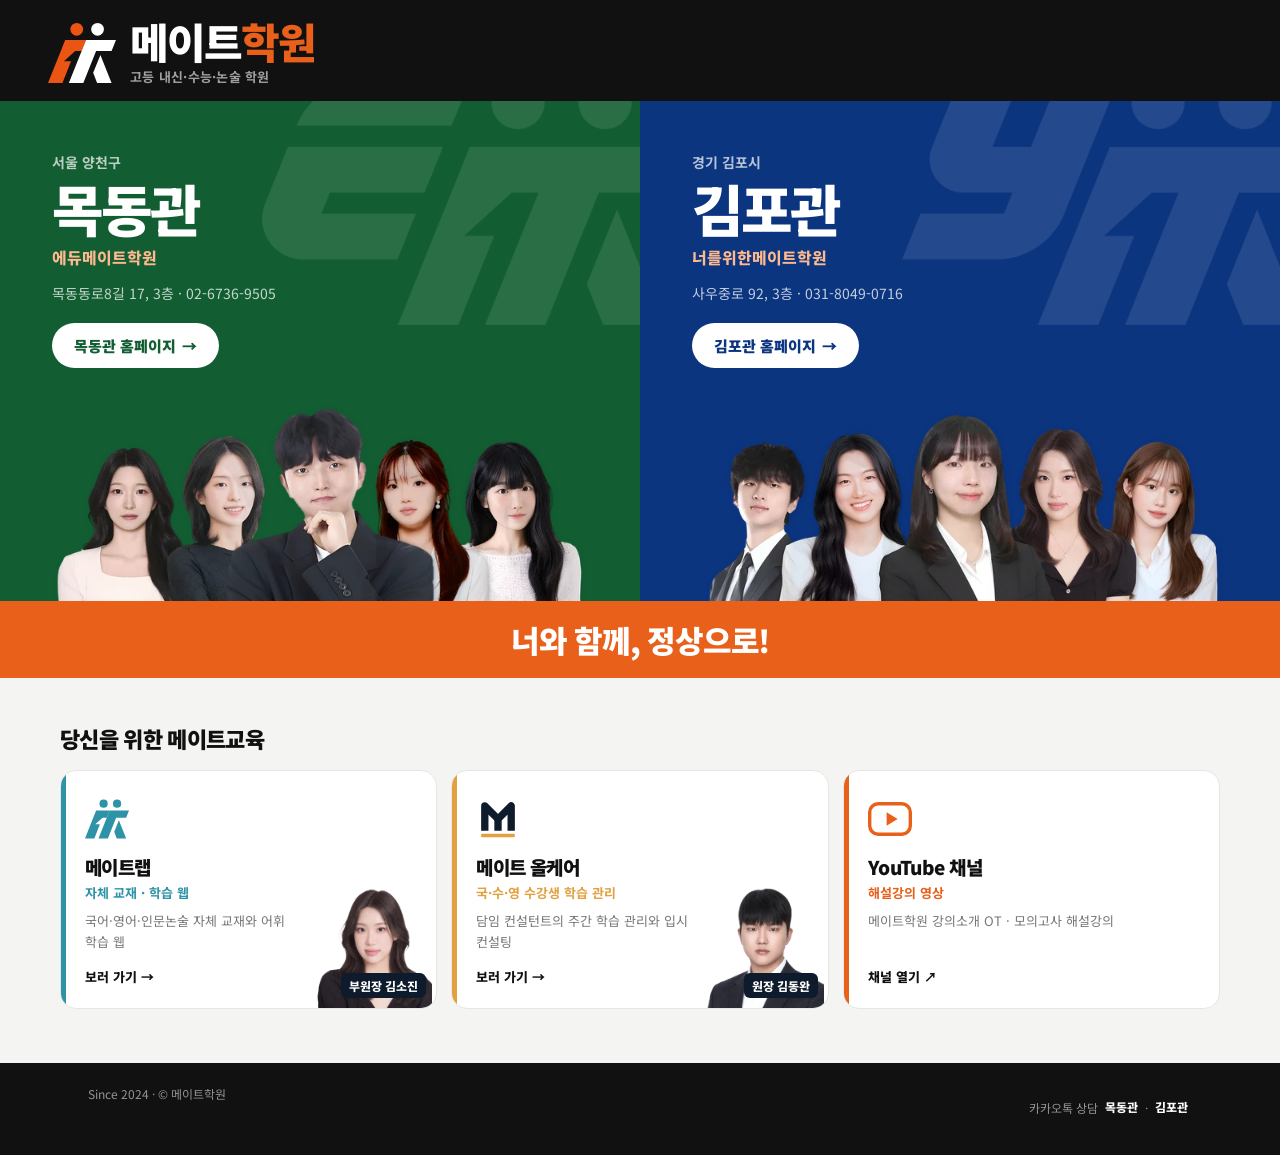
<file: index.html>
<!DOCTYPE html>
<html lang="ko">
<head>
<meta charset="UTF-8"/>
<meta name="viewport" content="width=device-width,initial-scale=1,viewport-fit=cover"/>
<title>메이트학원</title>
<link rel="icon" href="img/favicon/mate-32.png" sizes="32x32" type="image/png"/>
<link rel="icon" href="img/favicon/mate.svg" type="image/svg+xml"/>
<link rel="apple-touch-icon" href="img/favicon/mate-180.png"/>
<meta property="og:type" content="website"/>
<meta property="og:site_name" content="메이트학원"/>
<meta property="og:url" content="https://mate4u.netlify.app/"/>
<meta property="og:title" content="메이트학원 | 고등 내신·수능·논술 학원"/>
<meta property="og:description" content="너와 함께, 정상으로! 목동관 · 김포관 · 메이트랩 · 메이트 올케어 · YouTube 채널"/>
<meta property="og:image" content="https://mate4u.netlify.app/img/og-main.jpg?v=1116b"/>
<meta property="og:image:width" content="1200"/>
<meta property="og:image:height" content="630"/>
<meta property="og:image:alt" content="메이트학원"/>
<meta property="og:locale" content="ko_KR"/>
<meta name="twitter:card" content="summary_large_image"/>
<meta name="description" content="메이트학원 — 고등 내신·수능·논술 학원 · 목동관 · 김포관 · 메이트랩 · 메이트 올케어 · YouTube 채널"/>
<link rel="canonical" href="https://mate4u.netlify.app/"/>
<meta name="naver-site-verification" content="8cceaf87a91c85ce6119df16a69f077e4ec72538"/>
<meta name="google-site-verification" content="uELw7TVCpNXHgELqQQ4eOBPGq-CTBuk4SE6f80vaIbk"/>
<link rel="preconnect" href="https://fonts.googleapis.com"/>
<link rel="preconnect" href="https://fonts.gstatic.com" crossorigin/>
<link href="https://fonts.googleapis.com/css2?family=Noto+Sans+KR:wght@400;500;700;800;900&display=swap" rel="stylesheet"/>
<script>/* 올케어 1기 모집: 2026-12-04(금) 밤 12시(한국 시간)가 지나면 html.closed — 마감 표시로 바뀜 */
try{if(Date.now()>new Date('2026-12-04T23:59:59+09:00').getTime())document.documentElement.classList.add('closed')}catch(e){}</script>
<style>.closed .only-open{display:none!important}html:not(.closed) .only-closed{display:none!important}</style>
<style>
*,*::before,*::after{box-sizing:border-box;margin:0;padding:0}a{color:inherit;text-decoration:none}img{display:block}
body{font-family:'Noto Sans KR',sans-serif;-webkit-font-smoothing:antialiased;word-break:keep-all;overflow-x:clip;background:#F4F4F2;color:#111}
.wrap{width:100%;max-width:1160px;margin:0 auto;padding:0 28px}
.brand{background:#111;color:#fff}
.brand .wrap{max-width:1240px;display:flex;align-items:center;justify-content:flex-start;gap:20px;padding-top:20px;padding-bottom:18px}
.brand .lg{display:flex;align-items:center;gap:14px}.brand .lg svg{height:60px;width:auto;flex:none;align-self:flex-start;margin-top:3px}
.brand h1{font-size:42px;font-weight:900;letter-spacing:-.05em;line-height:1}.brand h1 span{color:#E8601A}
.brand .eb{font-size:13px;line-height:1;font-weight:700;color:rgba(255,255,255,.6);margin-top:8px;letter-spacing:.02em}
.brand .r{text-align:right;font-size:13px;color:rgba(255,255,255,.55);line-height:1.8}.brand .r b{color:#fff}.brand .r a:hover{color:#FFB98F}
.split{display:grid;grid-template-columns:1fr 1fr}
.half{position:relative;overflow:hidden;color:#fff;background:var(--c);display:flex;flex-direction:column;padding:48px 0 0;transition:background .5s}
.half::before{content:'';position:absolute;right:-42px;top:-25px;width:420px;height:249px;background:var(--mk) center/contain no-repeat;opacity:.1;transition:transform .7s cubic-bezier(.2,.8,.2,1),opacity .5s}
.half.mok{--mk:url(img/logo/bg-mokdong.png)}.half.gim{--mk:url(img/logo/bg-gimpo.png)}
.half:hover{background:var(--c2)}
.half:hover::before{transform:translate(-16px,12px) scale(1.06);opacity:.15}

.half .tx{padding:0 52px;position:relative;z-index:1}
.half small{font-size:14px;font-weight:700;opacity:.7}.half b{display:block;font-size:56px;font-weight:900;letter-spacing:-.05em;line-height:1.1;margin:4px 0 6px}
.half i{font-style:normal;font-size:16px;font-weight:800;color:#FFB98F}.half .inf{font-size:14px;opacity:.75;line-height:1.75;margin-top:12px}
.half .go{display:inline-flex;align-items:center;gap:6px;margin-top:18px;background:#fff;color:var(--c);font-weight:900;font-size:15px;padding:12px 22px;border-radius:99px;transition:background .3s,color .3s,padding .3s}
.half .go em{font-style:normal;display:inline-block;transition:transform .3s}
.half:hover .go{background:#E8601A;color:#fff;padding-right:28px}.half:hover .go em{transform:translateX(5px)}
.half .team{position:relative;z-index:1;margin-top:28px}
.half .team .tw{position:relative;width:min(100%,560px);margin:0 auto;transform-origin:50% 100%;transition:transform .6s cubic-bezier(.2,.8,.2,1)}.half .team img{width:100%}
.half:hover .team .tw{transform:scale(1.05)}

.slogan{background:#E8601A;color:#fff;text-align:center;font-size:clamp(18px,2.64vw,31px);font-weight:900;letter-spacing:-.04em;padding:16px 16px}
.more{padding:44px 0 10px}.more h3{font-size:22px;font-weight:900;letter-spacing:-.03em;margin-bottom:16px}
@media(max-width:900px){.brand h1{font-size:38px}.brand .lg svg{height:55.5px;margin-top:3.5px}.brand .r{display:none}.half .tx{padding:0 30px}.half b{font-size:44px}}
@media(max-width:720px){.wrap{padding:0 18px}
.brand .wrap{padding-top:24px;padding-bottom:22px;justify-content:center}.brand .lg{gap:12px}.brand .lg svg{height:50px;margin-top:3px}.brand h1{font-size:34px}.brand .eb{font-size:13px;margin-top:6px}
.half::before{right:-26px;top:-15px;width:260px;height:154px}
.split{grid-template-columns:1fr}.half{padding-top:26px}.half .tx{padding:0 22px}.half b{font-size:38px}.half .inf{margin-top:6px;font-size:13px}.half .go{margin-top:12px;padding:10px 18px;font-size:14px}.half .team{margin-top:16px}.half .team .tw{width:100%}
.slogan{font-size:18px;padding:12px 12px}.more{padding-top:30px}}
@media(prefers-reduced-motion:reduce){.half,.half *,.half::before{transition:none!important}}

.exs{display:grid;grid-template-columns:repeat(3,1fr);gap:14px}
.ex{position:relative;display:flex;flex-direction:column;background:#fff;border-radius:16px;padding:26px 24px 22px;overflow:hidden;border:1px solid #E6E6E2;transition:transform .2s,box-shadow .2s}
.ex:hover{transform:translateY(-3px);box-shadow:0 12px 26px rgba(0,0,0,.07)}
.ex::after{content:'';position:absolute;left:0;top:0;bottom:0;width:5px;background:var(--c)}
.ex-ic{color:var(--c);width:44px;height:44px;margin-bottom:12px}.ex-ic svg{width:44px;height:44px}.ex.care .ex-ic{color:#0E1B2C}
.ex.care,.ex.lab{padding-right:132px}
.ex-who{position:absolute;right:0;bottom:0;width:128px;height:100%;pointer-events:none}
.ex-who img{position:absolute;right:4px;bottom:0;width:122px;transition:transform .3s;transform-origin:50% 100%}
.ex-who i{position:absolute;right:10px;bottom:10px;font-style:normal;font-size:11px;font-weight:800;color:#fff;background:#0E1B2C;padding:4px 8px;border-radius:6px;white-space:nowrap}
.ex:hover .ex-who img{transform:scale(1.05)}

.ex b{font-size:19px;font-weight:900;letter-spacing:-.03em}.ex em{font-style:normal;font-size:13px;font-weight:700;color:var(--c);margin-top:3px}.ex p{font-size:13px;color:#777;line-height:1.65;margin-top:8px;flex:1}.ex-go{margin-top:14px;font-size:13px;font-weight:800}
footer{margin-top:44px;background:#111;color:rgba(255,255,255,.55);padding:22px 0 26px;font-size:12px}footer .wrap{display:flex;justify-content:space-between;flex-wrap:wrap;gap:8px}footer a{color:#fff;font-weight:800}
@media(max-width:720px){.exs{grid-template-columns:1fr}.ex{display:grid;grid-template-columns:auto 1fr;column-gap:14px;padding:18px 18px 18px 22px}.ex-ic{grid-row:1/5;margin:0}.ex.care,.ex.lab{padding-right:112px}.ex-who{width:108px}.ex-who img{width:104px}}
</style>
<style>/* 2026-11-22 다듬기: 누를 곳·작은 글씨·올케어 모집 배지 */
footer a{display:inline-flex;align-items:center;min-height:44px;padding:0 4px}
.ex-who i{font-size:12px}
.ex-badge{display:inline-block;vertical-align:middle;margin-left:6px;font-size:12px;font-weight:800;letter-spacing:0;color:#fff;background:#E8601A;padding:3px 8px;border-radius:99px;position:relative;top:-2px}
</style>
</head>
<body>
<header class="brand"><div class="wrap"><div class="lg"><svg viewBox="0 0 2000 1765" aria-hidden="true"><circle cx="845" cy="187" r="187" fill="#EA5514"/><circle cx="1458" cy="187" r="187" fill="#fff"/><path d="M506 498H1120L989 820H801L466 1125H678L425 1765H0Z" fill="#EA5514"/><path d="M1120 498H2000L1870 820H1415L1039 1765H613L989 820Z" fill="#fff"/><path d="M1542 940L1870 1765H1445L1329 1465Z" fill="#fff"/></svg><div><h1>메이트<span>학원</span></h1><div class="eb">고등 내신·수능·논술 학원</div></div></div></div></header>
<main><div class="split"><a class="half mok" href="mokdong.html" style="--c:#125E32;--c2:#17703D"><div class="tx"><small>서울 양천구</small><b>목동관</b><i>에듀메이트학원</i><div class="inf">목동동로8길 17, 3층 · 02-6736-9505</div><span class="go">목동관 홈페이지 <em>→</em></span></div><div class="team"><div class="tw"><img src="img/main/team-mokdong-1400.webp" srcset="img/main/team-mokdong-700.webp 700w, img/main/team-mokdong-1400.webp 1400w" sizes="(max-width:720px) 100vw, 560px" alt="목동관 선생님들"/></div></div></a><a class="half gim" href="gimpo.html" style="--c:#0C357F;--c2:#11449E"><div class="tx"><small>경기 김포시</small><b>김포관</b><i>너를위한메이트학원</i><div class="inf">사우중로 92, 3층 · 031-8049-0716</div><span class="go">김포관 홈페이지 <em>→</em></span></div><div class="team"><div class="tw"><img src="img/main/team-gimpo-1400.webp" srcset="img/main/team-gimpo-700.webp 700w, img/main/team-gimpo-1400.webp 1400w" sizes="(max-width:720px) 100vw, 560px" alt="김포관 선생님들"/></div></div></a></div>
<div class="slogan">너와 함께, 정상으로!</div>
<div class="wrap more"><h3>당신을 위한 메이트교육</h3><div class="exs"><a class="ex lab" href="matelab.html" style="--c:#2E93A6"><span class="ex-ic"><svg viewBox="0 0 2000 1765" aria-hidden="true" fill="currentColor"><circle cx="845" cy="187" r="187"/><circle cx="1458" cy="187" r="187"/><path d="M506 498H1120L989 820H801L466 1125H678L425 1765H0Z"/><path d="M1120 498H2000L1870 820H1415L1039 1765H613L989 820Z"/><path d="M1542 940L1870 1765H1445L1329 1465Z"/></svg></span><b>메이트랩</b><em>자체 교재 · 학습 웹</em><p>국어·영어·인문논술 자체 교재와 어휘 학습 웹</p><span class="ex-go">보러 가기 →</span><span class="ex-who"><img src="img/main/kim-sojin-card.webp" alt=""/><i>부원장 김소진</i></span></a><a class="ex care" href="allcare.html" style="--c:#E2A03F"><span class="ex-ic"><svg viewBox="0 0 120 120" aria-hidden="true"><path d="M24 92 V24 L60 60 L96 24 V92" fill="none" stroke="currentColor" stroke-width="20" stroke-linejoin="round"/><path d="M60 60 V92" fill="none" stroke="currentColor" stroke-width="20"/><rect x="14" y="100" width="92" height="10" rx="3" fill="#E2A03F"/></svg></span><b>메이트 올케어 <span class="ex-badge only-open">1기 모집 중 ~12.4</span></b><em>국·수·영 수강생 학습 관리</em><p>담임 컨설턴트의 주간 학습 관리와 입시 컨설팅</p><span class="ex-go">보러 가기 →</span><span class="ex-who"><img src="img/main/kim-dongwan-card.webp" alt=""/><i>원장 김동완</i></span></a><a class="ex yt" href="https://www.youtube.com/@mate-4u" target="_blank" rel="noopener" style="--c:#E8601A"><span class="ex-ic"><svg viewBox="0 0 52 52" aria-hidden="true"><rect x="2" y="8" width="48" height="36" rx="10" fill="none" stroke="currentColor" stroke-width="4"/><path d="M22 18 L35 26 L22 34 Z" fill="currentColor"/></svg></span><b>YouTube 채널</b><em>해설강의 영상</em><p>메이트학원 강의소개 OT · 모의고사 해설강의</p><span class="ex-go">채널 열기 ↗</span></a></div></div></main>
<footer><div class="wrap"><span>Since 2024 · © 메이트학원</span><span>카카오톡 상담 <a href="http://pf.kakao.com/_AALWX/chat" target="_blank" rel="noopener">목동관</a> · <a href="http://pf.kakao.com/_xfAZaX/chat" target="_blank" rel="noopener">김포관</a></span></div></footer>
</body>
</html>
</file>
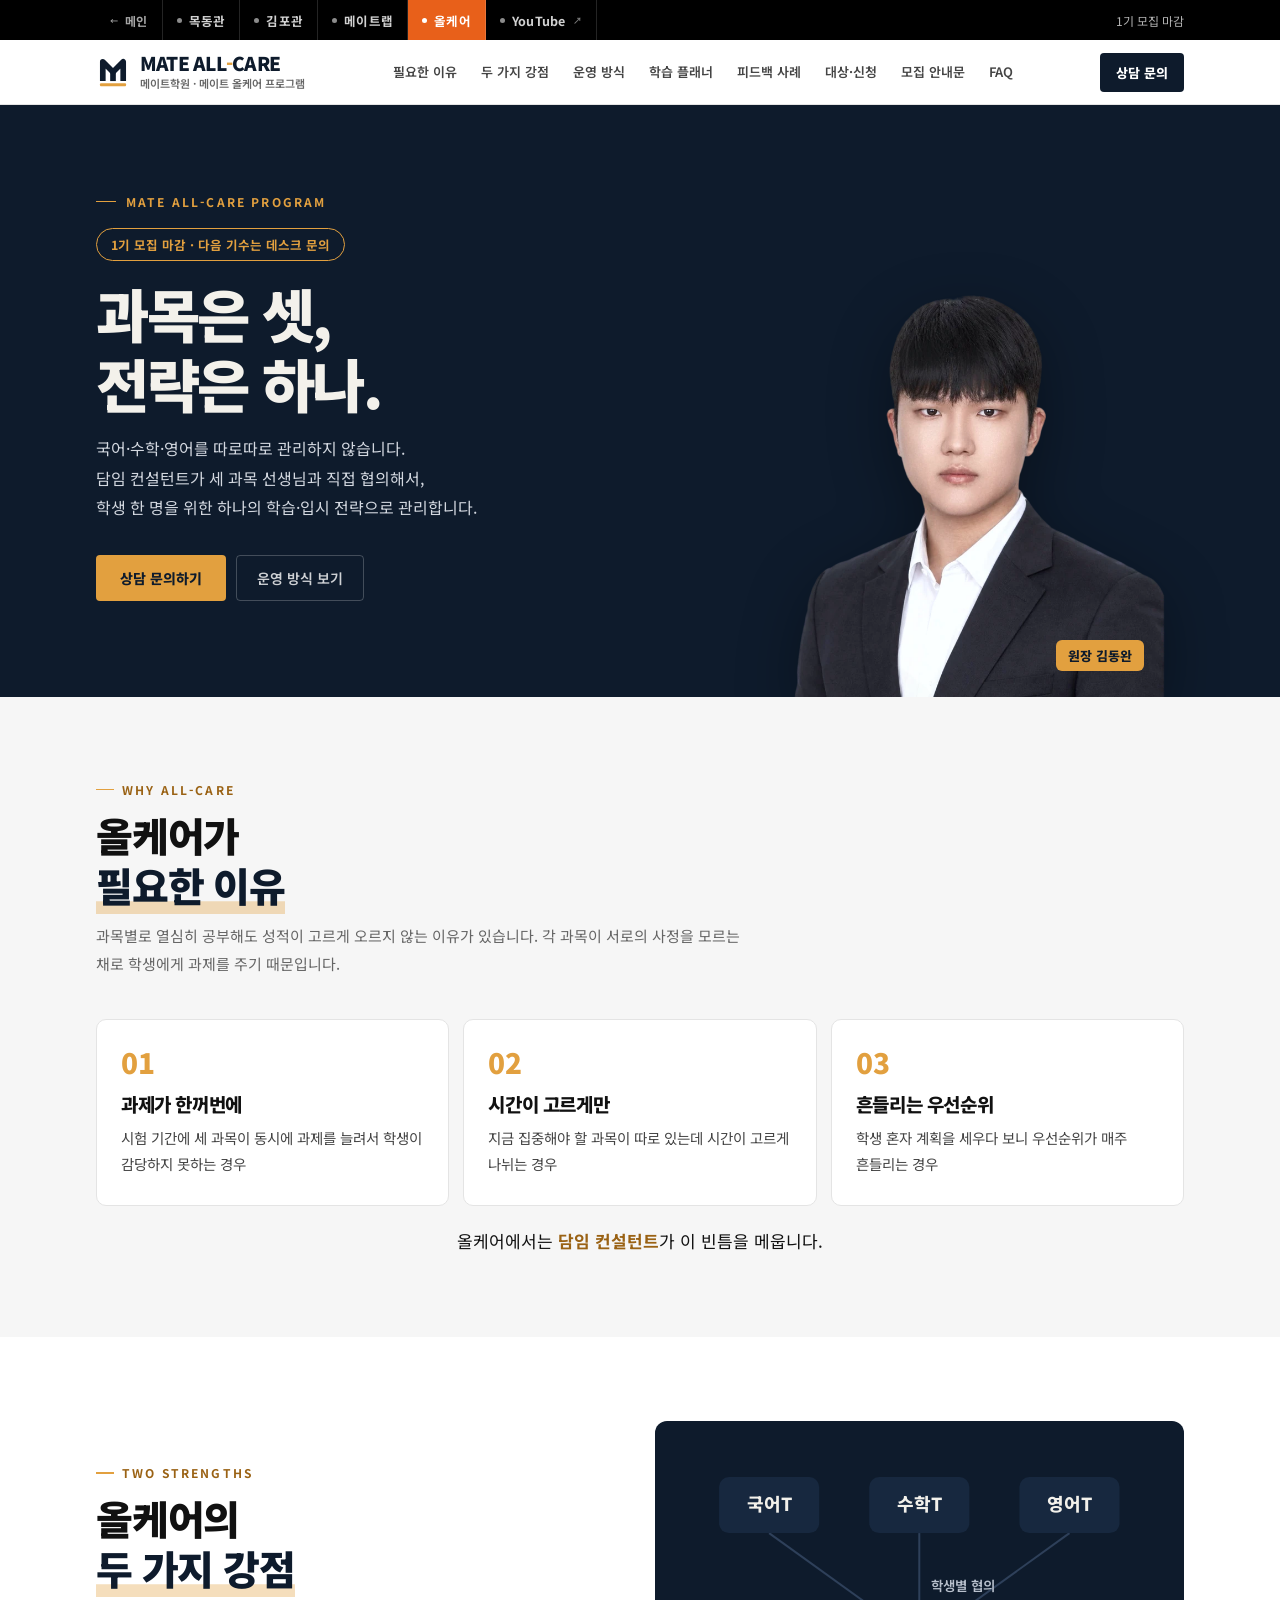
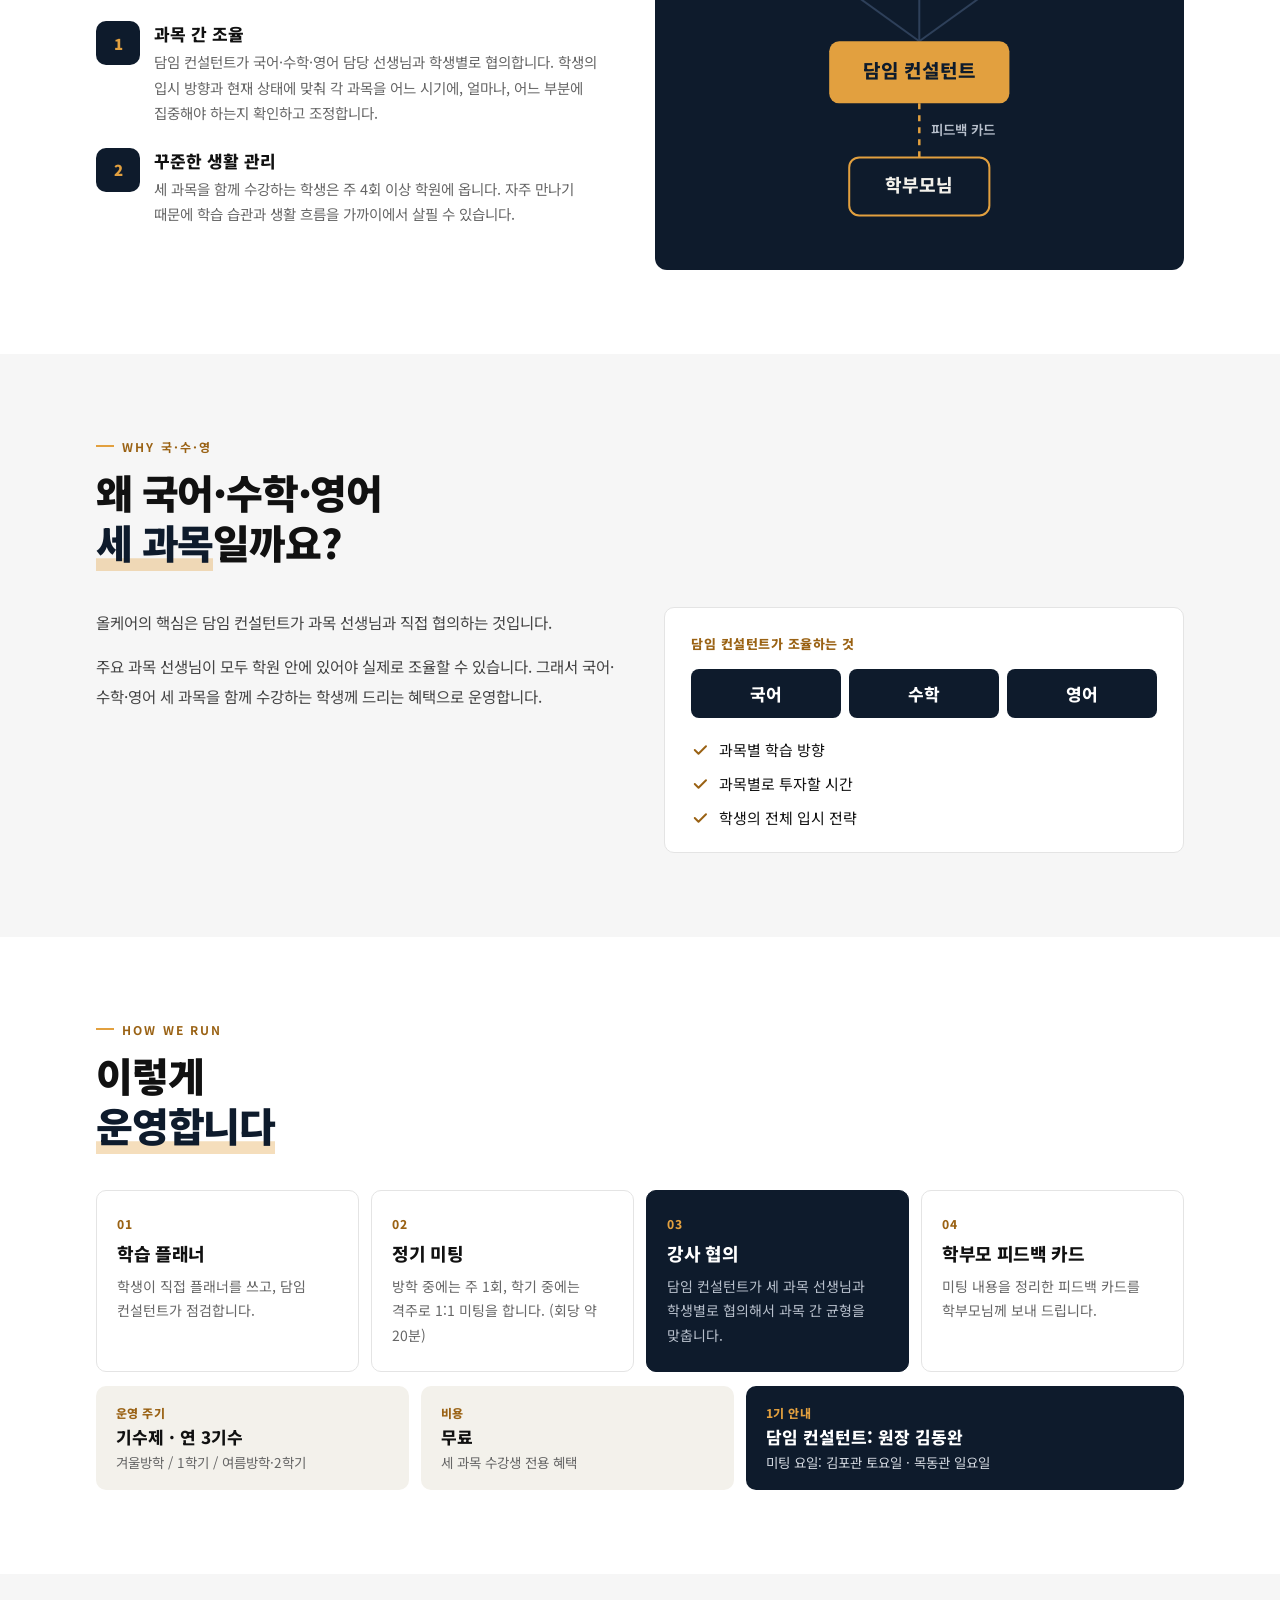
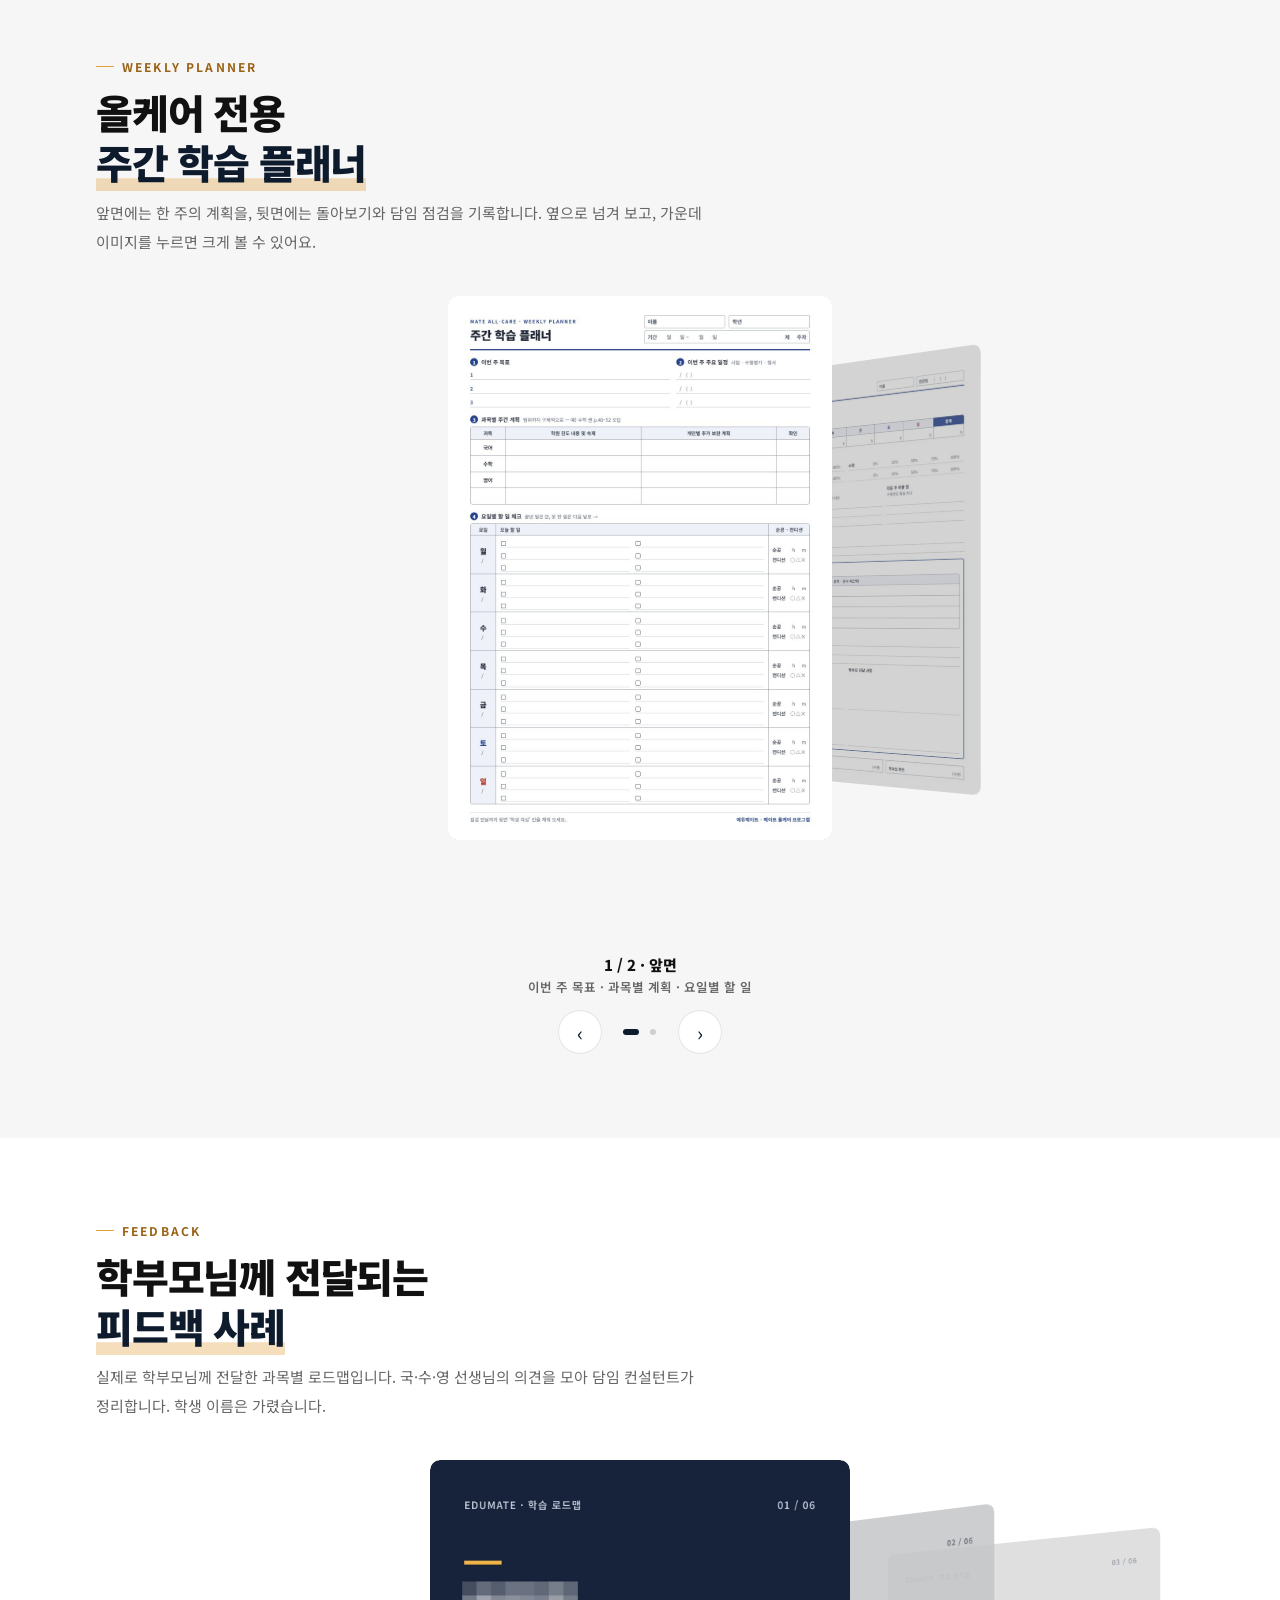
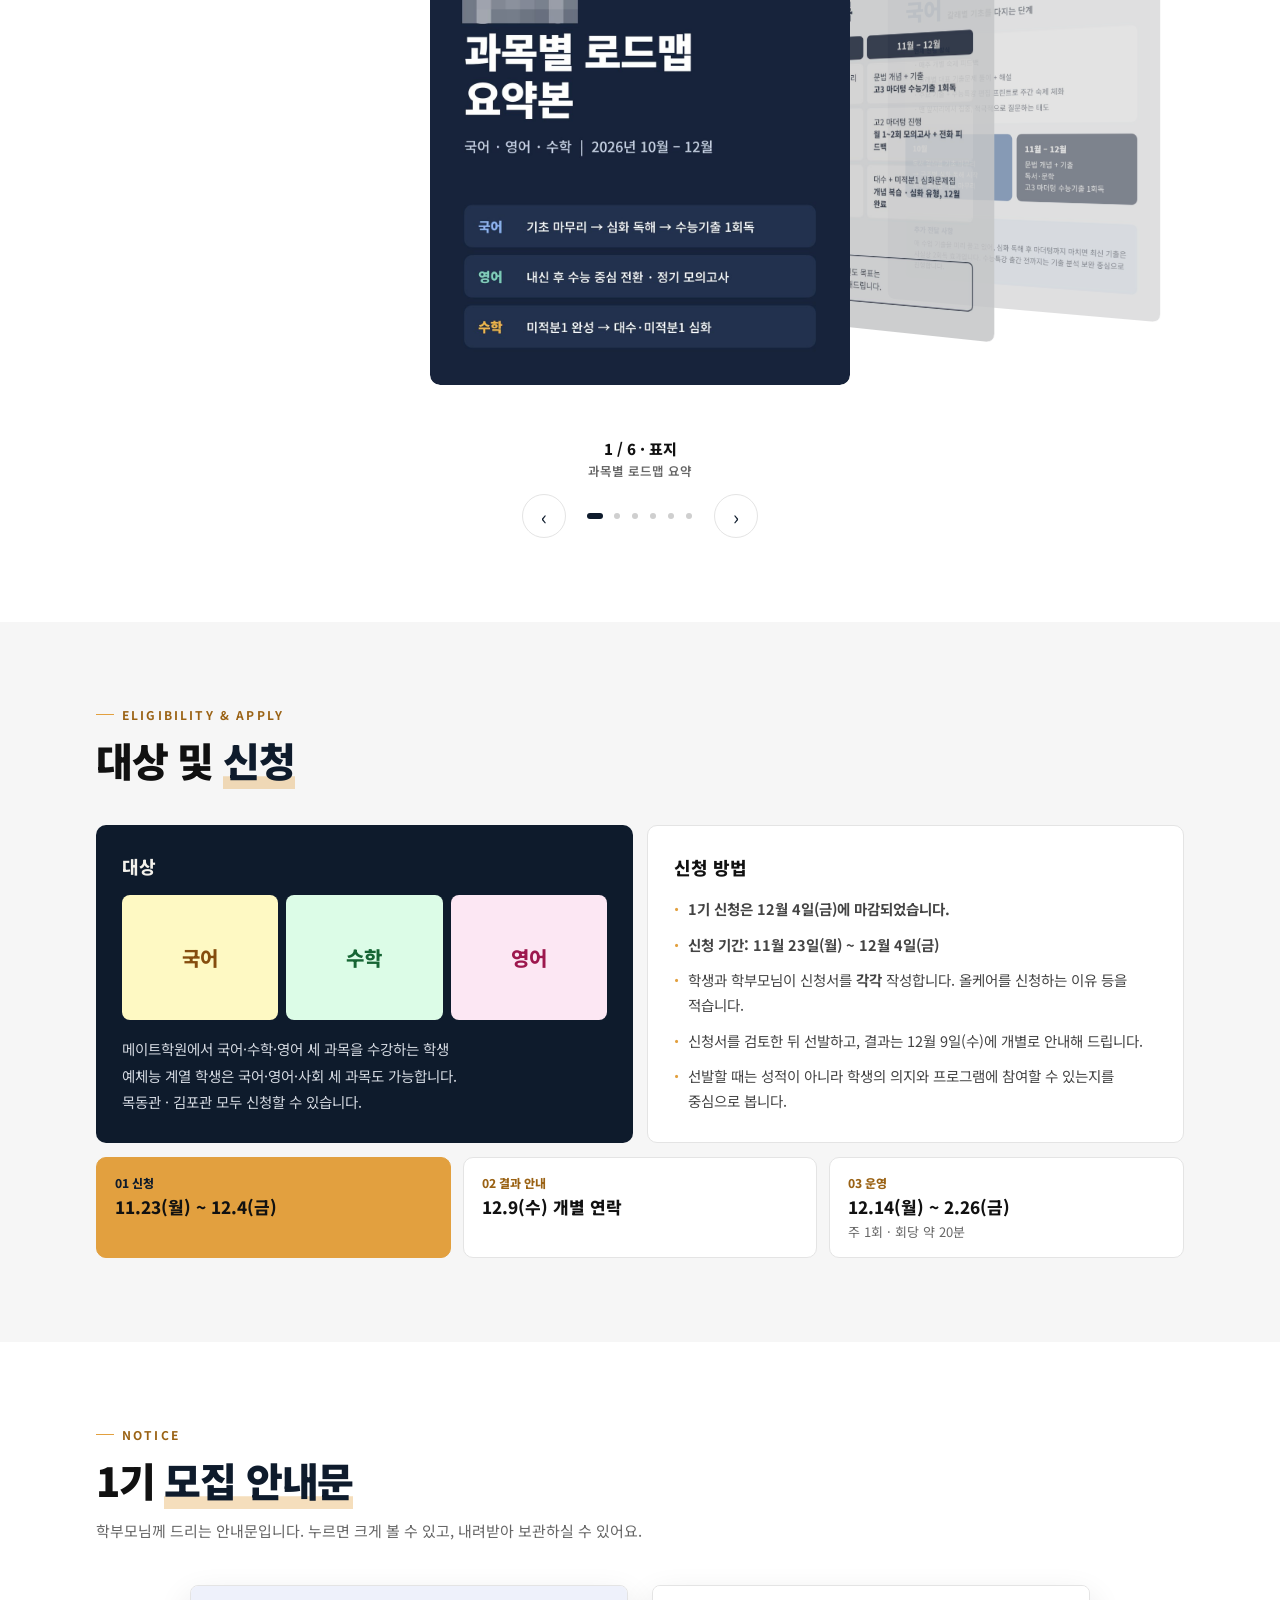
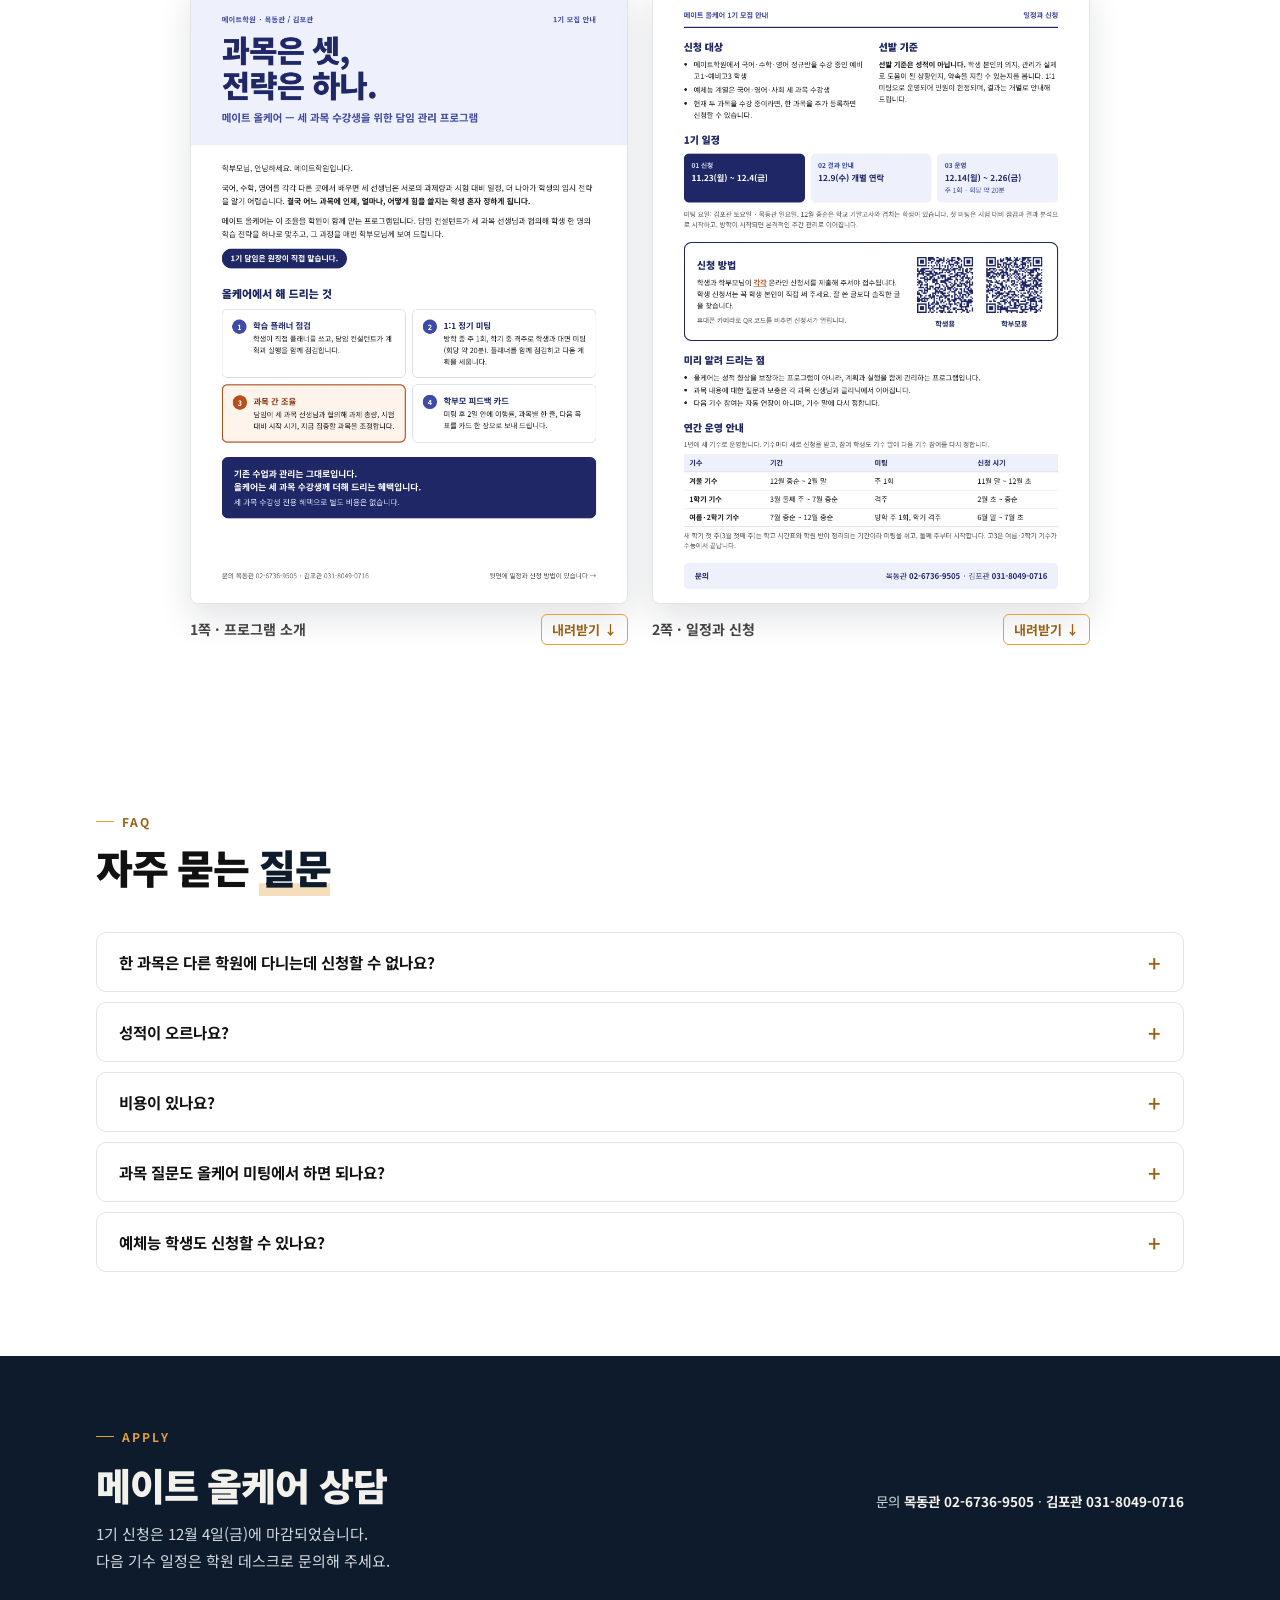
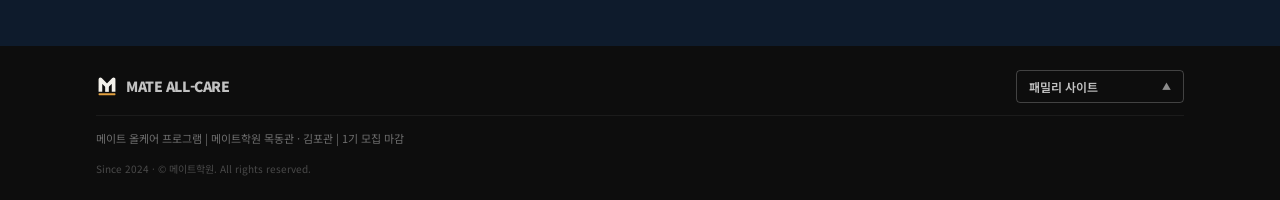
<file: allcare.html>
<!DOCTYPE html>
<html lang="ko">
<head>
<meta charset="UTF-8"/>
<meta name="viewport" content="width=device-width,initial-scale=1,viewport-fit=cover"/>
<title>메이트 올케어 프로그램 | 메이트학원</title>
<link rel="icon" href="img/favicon/allcare-32.png" sizes="32x32" type="image/png"/>
<link rel="icon" href="img/favicon/allcare.svg" type="image/svg+xml"/>
<link rel="apple-touch-icon" href="img/favicon/allcare-180.png"/>
<meta property="og:type" content="website"/>
<meta property="og:site_name" content="메이트학원"/>
<meta property="og:url" content="https://mate4u.netlify.app/allcare"/>
<meta property="og:title" content="메이트 올케어 프로그램 | 메이트학원"/>
<meta property="og:description" content="과목은 셋, 전략은 하나. 국어·수학·영어 세 과목 수강생을 위한 담임 관리 프로그램"/>
<meta property="og:image" content="https://mate4u.netlify.app/img/og-allcare.jpg?v=1116b"/>
<meta property="og:image:width" content="1200"/>
<meta property="og:image:height" content="630"/>
<meta property="og:image:alt" content="메이트 올케어 — 과목은 셋, 전략은 하나."/>
<meta property="og:locale" content="ko_KR"/>
<meta name="twitter:card" content="summary_large_image"/>
<meta name="description" content="메이트학원 메이트 올케어 — 국어·수학·영어 세 과목 수강생을 위한 담임 관리 프로그램"/>
<link rel="canonical" href="https://mate4u.netlify.app/allcare"/>
<link rel="preconnect" href="https://fonts.googleapis.com"/>
<link rel="preconnect" href="https://fonts.gstatic.com" crossorigin/>
<link href="https://fonts.googleapis.com/css2?family=Noto+Sans+KR:wght@400;500;600;700;800;900&display=swap" rel="stylesheet"/>
<script>/* 올케어 1기 모집: 2026-12-04(금) 밤 12시(한국 시간)가 지나면 html.closed — 마감 표시로 바뀜 */
try{if(Date.now()>new Date('2026-12-04T23:59:59+09:00').getTime())document.documentElement.classList.add('closed')}catch(e){}</script>
<style>.closed .only-open{display:none!important}html:not(.closed) .only-closed{display:none!important}</style>
<style>
:root{
  --nv:#0E1B2C;--nv2:#17283F;--nv3:#2E405A;
  --gd:#E2A03F;--gd-ink:#9A6214;--cr:#F3F1EB;
  --or:#E8601A;--bk:#111;--wh:#FFF;
  --t1:#111;--t2:#444;--t3:#666;--t4:#BBB;
  --bg:#F6F6F6;--ln:#E4E4E4;
  --on1:#D3D8E0;--on2:#B8C0CC;
}
*,*::before,*::after{box-sizing:border-box;margin:0;padding:0}
html{scroll-behavior:smooth}
body{font-family:'Noto Sans KR',sans-serif;color:var(--t1);background:var(--wh);overflow-x:clip;-webkit-font-smoothing:antialiased;word-break:keep-all}
a{text-decoration:none;color:inherit}ul,ol{list-style:none}img,svg{display:block}
.wrap{width:100%;max-width:1160px;margin:0 auto;padding:0 36px}

/* ══ TOPBAR (목동·김포와 동일) ══ */
#topbar{background:#000;position:relative;z-index:950}
.tb-in{display:flex;align-items:center;justify-content:space-between;height:40px}
.tb-branches{display:flex;height:100%}
.tb-b{display:flex;align-items:center;gap:7px;padding:0 14px;font-size:12.5px;font-weight:700;color:rgba(255,255,255,.82);border-right:1px solid rgba(255,255,255,.14);transition:color .2s,background .2s}
a.tb-b:hover{color:#fff;background:rgba(255,255,255,.08)}
.tb-b.on{color:#fff;background:var(--or)}
.tb-home{font-size:12px;color:rgba(255,255,255,.65)}
.pip{width:5px;height:5px;border-radius:50%;background:var(--or);flex-shrink:0}.pip.dim{background:rgba(255,255,255,.55)}
.tb-b.on .pip{background:#fff}
.tb-r{font-size:12px;color:rgba(255,255,255,.7);display:flex;align-items:center;gap:12px}
.tb-r a{color:rgba(255,255,255,.7);transition:color .2s}.tb-r a:hover{color:#fff}

/* ══ HEADER ══ */
#hd{position:sticky;top:0;z-index:900;background:rgba(255,255,255,.97);backdrop-filter:blur(20px);border-bottom:1px solid var(--ln)}
.hd-in{display:flex;align-items:center;justify-content:space-between;height:64px;gap:16px}
.hd-logo{display:flex;align-items:center;gap:10px}
.hd-logo svg{width:34px;height:34px}
.hd-logo-t{font-size:19px;font-weight:900;letter-spacing:-.04em;line-height:1;color:var(--nv)}
.hd-logo-t span{color:var(--gd)}
.hd-logo-s{font-size:11px;font-weight:600;color:var(--t3);margin-top:3px}
.hd-nav{display:flex}
.hd-nav a{display:flex;align-items:center;height:64px;padding:0 12px;font-size:13px;font-weight:600;color:var(--t2);border-bottom:2px solid transparent;transition:color .2s,border-color .2s}
.hd-nav a:hover{color:var(--t1);border-bottom-color:var(--nv)}
.btn-cta{background:var(--nv);color:var(--wh);font-size:13px;font-weight:800;padding:10px 16px;border-radius:4px;transition:background .2s,transform .15s;white-space:nowrap}
.btn-cta:hover{background:var(--nv2);transform:translateY(-1px)}

/* ══ HERO ══ */
#hero{background:var(--nv);color:var(--cr);padding:88px 0 0;overflow:hidden}
.hero-in>div:first-child{padding-bottom:96px}
.hero-in{display:grid;grid-template-columns:1.3fr 1fr;gap:56px;align-items:center}
.hero-eyebrow{font-size:11px;font-weight:700;letter-spacing:.18em;text-transform:uppercase;color:var(--gd);margin-bottom:18px;display:flex;align-items:center;gap:10px}
.hero-eyebrow::before{content:'';width:20px;height:1.5px;background:var(--gd);display:block}
.ac-pill{display:inline-block;padding:6px 14px;border:1.5px solid var(--gd);border-radius:99px;font-size:12.5px;font-weight:700;color:var(--gd);margin-bottom:18px}
.hero-h1{font-size:clamp(34px,5vw,58px);font-weight:900;line-height:1.2;letter-spacing:-.04em;margin-bottom:16px}
.hero-sub{font-size:16px;color:var(--on1);line-height:1.85;margin-bottom:32px}
.hero-btns{display:flex;gap:10px;flex-wrap:wrap}
.btn-gd{background:var(--gd);color:var(--nv);font-size:14px;font-weight:800;padding:13px 24px;border-radius:4px;display:inline-flex;align-items:center;gap:8px;transition:background .2s,transform .15s}
.btn-gd:hover{background:#ECB25A;transform:translateY(-2px)}
.btn-gh{border:1.5px solid rgba(255,255,255,.22);color:rgba(255,255,255,.8);font-size:14px;font-weight:600;padding:11.5px 20px;border-radius:4px;display:inline-flex;align-items:center;gap:8px;transition:border-color .2s,color .2s}
.btn-gh:hover{border-color:rgba(255,255,255,.55);color:#fff}
.hero-person{justify-self:center;align-self:end;width:min(420px,100%);position:relative;margin:0}
.hero-person img{display:block;width:100%;height:auto;filter:drop-shadow(0 18px 30px rgba(0,0,0,.35))}
.hp-cap{position:absolute;right:6%;bottom:26px;font-size:13px;font-weight:800;color:var(--nv);background:var(--gd);padding:6px 12px;border-radius:6px}

/* ══ SECTION 공통 ══ */
.sec{padding:84px 0}
.sec.gray{background:var(--bg)}
.sec-label{font-size:11px;font-weight:700;letter-spacing:.18em;text-transform:uppercase;color:var(--gd-ink);display:flex;align-items:center;gap:8px;margin-bottom:12px}
.sec-label::before{content:'';display:block;width:18px;height:1.5px;background:var(--gd)}
.sec-h2{font-size:clamp(26px,3.5vw,40px);font-weight:900;line-height:1.25;letter-spacing:-.03em;color:var(--t1);margin-bottom:12px}
.sec-h2 em{font-style:normal;color:var(--nv);box-shadow:inset 0 -.32em 0 rgba(226,160,63,.35)}
.sec-desc{font-size:15px;color:var(--t3);line-height:1.9;max-width:660px}
.sec-head{margin-bottom:40px}

/* 프로그램 카드 */
.ac-grid{display:grid;grid-template-columns:repeat(3,1fr);gap:14px}
.ac-card{background:var(--wh);border:1px solid var(--ln);border-radius:10px;padding:28px 24px}
.ac-n{font-size:28px;font-weight:900;color:var(--gd);line-height:1;margin-bottom:14px}
.ac-tit{font-size:19px;font-weight:800;letter-spacing:-.02em;margin-bottom:8px}
.ac-txt{font-size:14.5px;color:var(--t2);line-height:1.8}

/* 관리 구조 */
.sys{display:grid;grid-template-columns:1fr 1.05fr;gap:56px;align-items:center}
.sys-list{display:flex;flex-direction:column;gap:22px;margin-top:28px}
.sys-list li{display:grid;grid-template-columns:44px 1fr;gap:14px}
.sys-ic{width:44px;height:44px;border-radius:10px;background:var(--nv);color:var(--gd);font-weight:900;font-size:15px;display:flex;align-items:center;justify-content:center}
.sys-list b{display:block;font-size:17px;font-weight:800;margin-bottom:3px}
.sys-list span{font-size:14.5px;color:var(--t3);line-height:1.75}
.sys-fig{background:var(--nv);border-radius:12px;padding:24px}
.sys-fig svg{width:100%;height:auto}

/* 왜 국·수·영 */
.why{display:grid;grid-template-columns:1fr 1fr;gap:48px;align-items:start}
.why-txt p{font-size:15.5px;color:var(--t2);line-height:1.95}
.why-txt p+p{margin-top:14px}
.why-box{background:var(--wh);border:1px solid var(--ln);border-radius:10px;padding:26px 26px 22px}
.why-box-h{font-size:13px;font-weight:800;color:var(--gd-ink);letter-spacing:.04em;margin-bottom:16px}
.subjects{display:flex;gap:8px;margin-bottom:20px}
.subjects span{flex:1;text-align:center;background:var(--nv);color:#fff;font-size:17px;font-weight:800;padding:12px 0;border-radius:8px}
.tune{display:flex;flex-direction:column;gap:10px}
.tune li{display:flex;align-items:flex-start;gap:10px;font-size:15px;color:var(--t1);line-height:1.6}
.tune svg{flex-shrink:0;margin-top:3px}
.notice{margin-top:28px;border:1.5px solid var(--gd);background:#FFF8EC;border-radius:10px;padding:22px 24px}
.notice-h{font-size:15px;font-weight:800;color:var(--nv);margin-bottom:8px}
.notice p{font-size:14.5px;color:var(--t2);line-height:1.85}

/* 주간 흐름 */
.flow{display:grid;grid-template-columns:repeat(5,1fr);gap:10px;counter-reset:f}
.flow li{background:var(--wh);border:1px solid var(--ln);border-radius:10px;padding:22px 18px 20px;display:flex;flex-direction:column}
.flow li::before{counter-increment:f;content:"STEP " counter(f);font-size:11px;font-weight:800;letter-spacing:.12em;color:var(--gd-ink);margin-bottom:10px}
.flow b{font-size:17px;font-weight:800;letter-spacing:-.02em;margin-bottom:6px}
.flow span{font-size:13.5px;color:var(--t3);line-height:1.7;flex:1}
.flow .who{margin-top:12px;align-self:flex-start;font-size:11.5px;font-weight:700;color:var(--nv);background:var(--cr);border-radius:4px;padding:3px 8px}
.flow li.hl{background:var(--nv);border-color:var(--nv)}
.flow li.hl b{color:#fff}.flow li.hl span{color:var(--on2)}
.flow li.hl::before{color:var(--gd)}
.flow li.hl .who{background:var(--gd);color:var(--nv)}

/* 플래너 */
.planner{display:grid;grid-template-columns:1fr 1fr;gap:20px}
.pl-fig{margin:0}
.pl-fig figcaption{margin-top:10px;font-size:14px;font-weight:700;color:var(--t2);text-align:center}
.zoom{display:block;width:100%;padding:0;border:1px solid var(--ln);border-radius:10px;overflow:hidden;background:var(--wh);cursor:zoom-in;transition:transform .2s,box-shadow .2s}
.zoom:hover{transform:translateY(-3px);box-shadow:0 10px 28px rgba(14,27,44,.12)}
.zoom img{width:100%;height:auto;display:block}

/* 피드백 사례 */
.cf{position:relative;margin-top:8px;user-select:none;-webkit-user-select:none}
.cf-stage{position:relative;height:clamp(360px,46vw,560px);perspective:1400px;overflow:hidden;touch-action:pan-y}
.cf-item{position:absolute;left:50%;top:0;width:clamp(240px,34vw,420px);margin-left:calc(clamp(240px,34vw,420px) / -2);padding:0;border:none;background:none;cursor:pointer;font-family:inherit;transition:transform .55s cubic-bezier(.2,.8,.2,1),opacity .55s,filter .55s;will-change:transform}
.cf-item img{width:100%;height:auto;display:block;border-radius:10px;box-shadow:0 18px 40px rgba(14,27,44,.25);pointer-events:none}
.cf-item.on{cursor:zoom-in}
.cf-item.on img{box-shadow:0 24px 56px rgba(14,27,44,.32)}
.cf-cap{text-align:center;margin-top:18px;font-size:15px;font-weight:800;color:var(--t1);min-height:22px}
.cf-cap small{display:block;font-size:12.5px;font-weight:600;color:var(--t3);margin-top:2px}
.cf-nav{display:flex;align-items:center;justify-content:center;gap:16px;margin-top:14px}
.cf-btn{width:44px;height:44px;border-radius:50%;border:1.5px solid var(--ln);background:var(--wh);color:var(--nv);font-size:20px;cursor:pointer;display:flex;align-items:center;justify-content:center;font-family:inherit;transition:border-color .2s,background .2s}
.cf-btn:hover{border-color:var(--nv);background:var(--cr)}
.cf-dots{display:flex;gap:6px}
.cf-dot{width:8px;height:8px;border-radius:99px;border:none;padding:0;background:#CFCFCF;cursor:pointer;transition:width .25s,background .25s}
.cf-dot.on{width:22px;background:var(--nv)}

/* 크게 보기 */
#lb{position:fixed;inset:0;z-index:2000;background:rgba(6,14,24,.92);display:none;align-items:center;justify-content:center;padding:56px 64px}
#lb.on{display:flex}
#lb img{max-width:100%;max-height:100%;object-fit:contain;border-radius:6px;background:#fff}
.lb-btn{position:absolute;width:48px;height:48px;border-radius:50%;background:rgba(255,255,255,.12);color:#fff;font-size:22px;border:none;cursor:pointer;display:flex;align-items:center;justify-content:center;font-family:inherit}
.lb-btn:hover{background:rgba(255,255,255,.25)}
.lb-x{top:14px;right:14px}.lb-p{left:10px;top:50%;margin-top:-24px}.lb-n{right:10px;top:50%;margin-top:-24px}
.lb-c{position:absolute;bottom:16px;left:0;right:0;text-align:center;color:#D3D8E0;font-size:13px}

/* 대상 안내 */
.ac-close{margin-top:22px;font-size:17px;color:var(--t1);text-align:center}.ac-close b{color:var(--gd-ink)}
.ops{display:grid;grid-template-columns:repeat(4,1fr);gap:12px}
.op{background:var(--wh);border:1px solid var(--ln);border-radius:10px;padding:24px 20px;display:flex;flex-direction:column;gap:8px}
.op-n{font-size:12px;font-weight:800;letter-spacing:.12em;color:var(--gd-ink)}
.op b{font-size:18px;font-weight:800;letter-spacing:-.02em}.op span{font-size:14px;color:var(--t3);line-height:1.75}
.op.hl{background:var(--nv);border-color:var(--nv)}.op.hl b{color:#fff}.op.hl span{color:var(--on2)}.op.hl .op-n{color:var(--gd)}
.ops-info{display:grid;grid-template-columns:1fr 1fr 1.4fr;gap:12px;margin-top:14px}
.ops-info>div{background:var(--cr);border-radius:10px;padding:18px 20px;display:flex;flex-direction:column;gap:3px}
.ops-info small{font-size:12px;font-weight:800;color:var(--gd-ink);letter-spacing:.04em}.ops-info b{font-size:17px;font-weight:800}.ops-info span{font-size:13.5px;color:var(--t3)}
.ops-info .gd{background:var(--nv)}.ops-info .gd small{color:var(--gd)}.ops-info .gd b{color:#fff}.ops-info .gd span{color:var(--on1)}
.sched{display:grid;grid-template-columns:repeat(3,1fr);gap:12px;margin-top:14px}
.sc{background:var(--wh);border:1px solid var(--ln);border-radius:10px;padding:16px 18px;display:flex;flex-direction:column;gap:3px}
.sc small{font-size:12px;font-weight:800;color:var(--gd-ink)}.sc b{font-size:17px;font-weight:800}.sc span{font-size:13px;color:var(--t3)}
.sc.on{background:var(--gd);border-color:var(--gd)}.sc.on small{color:var(--nv)}
.nt{display:grid;grid-template-columns:1fr 1fr;gap:24px;max-width:900px;margin:0 auto}
.nt figure{margin:0}.nt .zoom{display:block;width:100%;padding:0;border:1px solid var(--ln);border-radius:8px;overflow:hidden;background:#fff;cursor:zoom-in;box-shadow:0 14px 34px rgba(14,27,44,.12);transition:transform .2s}
.nt .zoom:hover{transform:translateY(-3px)}.nt img{display:block;width:100%;height:auto}
.nt figcaption{display:flex;justify-content:space-between;align-items:center;margin-top:10px;font-size:14px;font-weight:700;color:var(--t2)}
.nt figcaption a{font-size:13px;color:var(--gd-ink);border:1px solid var(--gd);border-radius:6px;padding:5px 10px}
.ap-tels{font-size:13.5px;color:var(--on1)}.ap-tels a{color:var(--cr);font-weight:700}
.tg{display:grid;grid-template-columns:1fr 1fr;gap:14px}
.tg-card{border-radius:10px;padding:28px 26px}
.tg-card.dk{background:var(--nv);color:var(--cr)}
.tg-card.lt{border:1px solid var(--ln);background:var(--wh)}
.tg-card h3{font-size:18px;font-weight:800;margin-bottom:16px}
.tg-card.dk p{font-size:14.5px;color:var(--on1);line-height:1.8;margin-top:16px}
.ac-notes{display:flex;flex-direction:column;gap:10px}
.ac-notes li{font-size:14.5px;color:var(--t2);line-height:1.75;padding-left:14px;position:relative}
.ac-notes li::before{content:'·';position:absolute;left:0;color:var(--gd);font-weight:900}

/* FAQ */
.faq{max-width:820px;display:flex;flex-direction:column;gap:10px}
.faq details{border:1px solid var(--ln);border-radius:10px;background:var(--wh)}
.faq summary{cursor:pointer;list-style:none;padding:18px 22px;font-size:15.5px;font-weight:700;display:flex;justify-content:space-between;align-items:center;gap:14px}
.faq summary::-webkit-details-marker{display:none}
.faq summary::after{content:'+';font-size:22px;font-weight:500;color:var(--gd-ink);line-height:1}
.faq details[open] summary::after{content:'−'}
.faq details p{padding:0 22px 20px;font-size:14.5px;color:var(--t2);line-height:1.85}

/* 신청 */
#apply{background:var(--nv);color:var(--cr);padding:72px 0}
.ap-in{display:flex;justify-content:space-between;align-items:center;gap:28px;flex-wrap:wrap}
#apply .sec-label{color:var(--gd)}
#apply h2{font-size:clamp(26px,3.5vw,38px);font-weight:900;letter-spacing:-.03em;margin-bottom:8px}
#apply p{font-size:15px;color:var(--on1);line-height:1.8}
.ap-r{display:flex;flex-direction:column;align-items:flex-start;gap:12px}
.ap-tel{font-size:28px;font-weight:900;letter-spacing:-.01em}
.ap-btns{display:flex;gap:10px;flex-wrap:wrap}

/* ══ FOOTER (목동·김포와 동일) ══ */
#ft{background:#0D0D0D;padding:24px 0}
.ft-in{display:flex;flex-direction:column;gap:12px}
.ft-top-row{display:flex;align-items:center;justify-content:space-between;flex-wrap:wrap;gap:14px;padding-bottom:12px;border-bottom:1px solid rgba(255,255,255,.06)}
.ft-logo{display:flex;align-items:center;gap:8px;color:rgba(255,255,255,.75);font-size:14px;font-weight:900;letter-spacing:-.03em}
.ft-logo svg{width:22px;height:22px}
.ft-fam{display:flex;align-items:center;gap:7px;flex-wrap:wrap}
.ft-fam-lbl{font-size:10px;font-weight:700;letter-spacing:.1em;color:rgba(255,255,255,.55)}
.ft-fam a{font-size:12px;font-weight:600;color:rgba(255,255,255,.8);padding:5px 12px;border-radius:3px;border:1px solid rgba(255,255,255,.28);transition:color .2s,border-color .2s;display:flex;align-items:center;gap:4px}
.ft-fam a:hover{color:#fff;border-color:rgba(255,255,255,.6)}
.ft-fam a.act{color:#fff;background:var(--or);border-color:var(--or)}
.ft-fam a.act .pip{background:#fff}
.ft-biz{font-size:11px;color:rgba(255,255,255,.4);line-height:1.9}
.ft-copy{font-size:10px;color:rgba(255,255,255,.25)}

@media(max-width:1024px){
  .hd-nav{display:none}
  .hero-in,.sys,.why{grid-template-columns:1fr}
  .hero-person{grid-row:2;width:min(320px,82%);margin-top:4px}
  .hero-in>div:first-child{padding-bottom:12px}
  .flow{grid-template-columns:repeat(2,1fr)}
  .flow li:last-child{grid-column:span 2}
}
@media(max-width:768px){
  .wrap{padding:0 18px}
  .ops{grid-template-columns:1fr 1fr}.ops-info,.sched{grid-template-columns:1fr}
  .nt{grid-template-columns:1fr 1fr;gap:12px}.nt figcaption{flex-direction:column;align-items:flex-start;gap:6px;font-size:12.5px}
  .ac-close{font-size:15px}
  .sec{padding:60px 0}
  #hero{padding:56px 0 0}
  .ac-grid,.tg{grid-template-columns:1fr}#lb{padding:56px 8px 72px}.lb-p,.lb-n{top:auto;bottom:10px;margin:0}.lb-p{left:calc(50% - 110px)}.lb-n{right:calc(50% - 110px)}.lb-c{bottom:24px}
  .tb-r{display:none}
  .tb-b{padding:0 9px;font-size:12px}
  .hd-logo-s{display:none}
}
@media(max-width:520px){
  .planner{grid-template-columns:1fr}
  .flow{grid-template-columns:1fr}.flow li:last-child{grid-column:auto}
  .hero-btns{flex-direction:column}.hero-btns a{justify-content:center}
}
@media(max-width:380px){.tb-b{padding:0 7px;font-size:11.5px}}

/* 상단 줄: 모바일에서 한 줄에 모두 보이게 */
@media(max-width:560px){
  .tb-branches{overflow-x:auto;scrollbar-width:none;-webkit-overflow-scrolling:touch;max-width:100%}
  .tb-branches::-webkit-scrollbar{display:none}
  #topbar .tb-b{flex-shrink:0;padding:0 8px!important;font-size:11.5px!important;gap:0}
  #topbar .tb-b .pip,#topbar .tb-b span[style*="opacity"]{display:none}
  .tb-r{display:none!important}
}

/* 패밀리 사이트 드롭다운 */
.fam-dd{position:relative}
.fam-dd summary{list-style:none;cursor:pointer;display:flex;align-items:center;justify-content:space-between;gap:10px;min-width:168px;padding:7px 12px;border:1px solid rgba(255,255,255,.22);border-radius:4px;font-size:12px;font-weight:600;color:rgba(255,255,255,.75);transition:border-color .2s,color .2s;user-select:none}
.fam-dd summary::-webkit-details-marker{display:none}
.fam-dd summary:hover,.fam-dd[open] summary{color:#fff;border-color:rgba(255,255,255,.5)}
.fam-dd .car{font-size:9px;transition:transform .2s;opacity:.7}
.fam-dd[open] .car{transform:rotate(180deg)}
.fam-menu{position:absolute;left:0;right:0;bottom:calc(100% + 6px);background:#1E1E1E;border:1px solid rgba(255,255,255,.14);border-radius:6px;padding:5px;box-shadow:0 10px 30px rgba(0,0,0,.4);z-index:20}
.fam-menu a{display:flex!important;align-items:center;justify-content:space-between;padding:8px 10px!important;border:0!important;border-radius:4px;font-size:12.5px!important;font-weight:600;color:rgba(255,255,255,.78)!important;background:none!important}
.fam-menu a:hover{background:rgba(255,255,255,.07)!important;color:#fff!important}
.fam-menu a.act{color:var(--or)!important}
.fam-menu a .ext{font-size:10px;opacity:.55}

html{overflow-x:clip}

.cf-planner .cf-stage{height:clamp(400px,52vw,640px)}
.cf-planner .cf-item{width:clamp(250px,30vw,400px);margin-left:calc(clamp(250px,30vw,400px) / -2)}

/* 관리 흐름 5단계: 모바일에서 짧게 */
@media(max-width:560px){
  .flow{gap:8px}
  .flow li{display:grid;grid-template-columns:30px 1fr auto;column-gap:12px;row-gap:3px;align-items:center;padding:13px 14px}
  .flow li::before{content:counter(f);grid-row:1/3;align-self:start;width:30px;height:30px;border-radius:50%;background:var(--cr);color:var(--nv);display:flex;align-items:center;justify-content:center;font-size:13px;letter-spacing:0;margin:0}
  .flow li.hl::before{background:var(--gd);color:var(--nv)}
  .flow b{font-size:15px;margin:0}
  .flow .who{margin:0;grid-column:3;grid-row:1;font-size:10.5px;padding:2px 7px}
  .flow span{grid-column:2/4;font-size:12.5px;line-height:1.6}
}

/* 맨 위 줄: 목동·김포와 글자 간격 통일 */
#topbar .tb-b{letter-spacing:.02em}

/* 모바일 점검 보정 */
section[id]{scroll-margin-top:70px}
.cf-dot{box-sizing:content-box;padding:9px 4px;background-clip:content-box}
.cf-dots{gap:0}

/* 라운드8 */
.flow li{transition:transform .2s,box-shadow .2s,border-color .2s}
@media(hover:hover){
  .flow li:hover{transform:translateY(-4px);border-color:var(--gd);box-shadow:0 12px 26px rgba(14,27,44,.12)}
  .flow li.hl:hover{border-color:var(--gd);box-shadow:0 12px 26px rgba(14,27,44,.3)}
}
.cf-dots{gap:0}
.cf-dot{box-sizing:border-box;width:18px;height:24px;padding:0;border:0;background:none!important;position:relative;cursor:pointer}
.cf-dot::before{content:'';position:absolute;left:50%;top:50%;width:6px;height:6px;border-radius:99px;background:#CFCFCF;transform:translate(-50%,-50%);transition:width .25s,background .25s}
.cf-dot.on{width:26px}
.cf-dot.on::before{width:16px;background:var(--nv)}
.tg-card.dk{display:flex;flex-direction:column}
.tg-card.dk .subjects{flex:1;margin-bottom:0;align-items:stretch}
.tg-card.dk .subjects span{display:flex;align-items:center;justify-content:center;font-size:20px;min-height:52px}
.faq{max-width:none}

.tg-card.dk .subjects span{flex-direction:column;gap:4px}
.tg-card.dk .subjects small{display:block;font-size:11px;font-weight:500;line-height:1.45;color:var(--on1,rgba(255,255,255,.7));padding:0 10px;word-break:keep-all}
</style>
<style>/* 2026-11-22 다듬기: 누를 곳 44px, 머리말 12px */
.tb-r a{display:inline-flex;align-items:center;min-height:40px}
.ap-tels a{display:inline-flex;align-items:center;min-height:44px}
.cf-dot{position:relative}.cf-dot::after{content:'';position:absolute;inset:-10px -4px}
.sec-label{font-size:12px}
.hero-eyebrow{font-size:12px}
</style>
</head>
<body>

<!-- TOPBAR -->
<div id="topbar"><div class="wrap"><div class="tb-in">
  <div class="tb-branches">
    <a href="index.html" class="tb-b tb-home"><span style="font-size:8px">←</span> 메인</a>
    <a href="mokdong.html" class="tb-b"><span class="pip dim"></span> 목동관</a>
    <a href="gimpo.html" class="tb-b"><span class="pip dim"></span> 김포관</a>
    <a href="matelab.html" class="tb-b"><span class="pip dim"></span> 메이트랩</a>
    <div class="tb-b on"><span class="pip"></span> 올케어</div>
    <a href="https://www.youtube.com/@mate-4u" target="_blank" rel="noopener" class="tb-b"><span class="pip dim"></span> YouTube <span style="font-size:9px;opacity:.6">↗</span></a>
  </div>
  <div class="tb-r"><span class="only-closed">1기 모집 마감</span><span class="only-open">1기 신청서</span><a href="https://docs.google.com/forms/d/e/1FAIpQLSfhDXcVDbRjApHwlttiiWoYMwtMnzdkvKwziZf65qM6s-9XBg/viewform" target="_blank" rel="noopener" class="only-open">학생용</a><a href="https://docs.google.com/forms/d/e/1FAIpQLSeUWUjFpCOlJcypLxnKLneHO5yQ8jqfVkeOlVNu3yBHZm76Xg/viewform" target="_blank" rel="noopener" class="only-open">학부모용</a></div>
</div></div></div>

<!-- HEADER -->
<header id="hd"><div class="wrap"><div class="hd-in">
  <a href="#hero" class="hd-logo" aria-label="메이트 올케어 맨 위로">
    <svg viewBox="0 0 120 120" aria-hidden="true"><path d="M24 92 V24 L60 60 L96 24 V92" fill="none" stroke="#0E1B2C" stroke-width="20" stroke-linejoin="round"/><path d="M60 60 V92" fill="none" stroke="#0E1B2C" stroke-width="20"/><rect x="14" y="100" width="92" height="10" rx="3" fill="#E2A03F"/></svg>
    <div><div class="hd-logo-t">MATE ALL<span>-</span>CARE</div><div class="hd-logo-s">메이트학원 · 메이트 올케어 프로그램</div></div>
  </a>
  <nav class="hd-nav">
    <a href="#program">필요한 이유</a><a href="#system">두 가지 강점</a><a href="#weekly">운영 방식</a><a href="#planner">학습 플래너</a><a href="#feedback">피드백 사례</a><a href="#target">대상·신청</a><a href="#notice">모집 안내문</a><a href="#faq">FAQ</a>
  </nav>
  <a href="#apply" class="btn-cta only-open">1기 신청</a><a href="#apply" class="btn-cta only-closed">상담 문의</a>
</div></div></header>

<!-- HERO -->
<section id="hero"><div class="wrap"><div class="hero-in">
  <div>
    <div class="hero-eyebrow">MATE ALL-CARE PROGRAM</div>
    <div class="ac-pill only-open">1기 모집 · 11.23(월) ~ 12.4(금)</div><div class="ac-pill only-closed">1기 모집 마감 · 다음 기수는 데스크 문의</div>
    <h1 class="hero-h1">과목은 셋,<br/>전략은 하나.</h1>
    <p class="hero-sub">국어·수학·영어를 따로따로 관리하지 않습니다.<br/>담임 컨설턴트가 세 과목 선생님과 직접 협의해서,<br/>학생 한 명을 위한 하나의 학습·입시 전략으로 관리합니다.</p>
    <div class="hero-btns">
      <a href="#apply" class="btn-gd only-open">1기 신청하기</a><a href="#apply" class="btn-gd only-closed">상담 문의하기</a>
      <a href="#weekly" class="btn-gh">운영 방식 보기</a>
    </div>
  </div>
  <figure class="hero-person">
    <img src="img/allcare/kim-dongwan.webp" alt="원장 김동완"/>
    <figcaption class="hp-cap">원장 김동완</figcaption>
  </figure>
</div></div></section>

<!-- PROGRAM -->
<section id="program" class="sec gray"><div class="wrap">
  <div class="sec-head">
    <div class="sec-label">Why All-Care</div>
    <h2 class="sec-h2">올케어가<br/><em>필요한 이유</em></h2>
    <p class="sec-desc">과목별로 열심히 공부해도 성적이 고르게 오르지 않는 이유가 있습니다. 각 과목이 서로의 사정을 모르는 채로 학생에게 과제를 주기 때문입니다.</p>
  </div>
  <div class="ac-grid">
    <div class="ac-card"><div class="ac-n">01</div><div class="ac-tit">과제가 한꺼번에</div><p class="ac-txt">시험 기간에 세 과목이 동시에 과제를 늘려서 학생이 감당하지 못하는 경우</p></div>
    <div class="ac-card"><div class="ac-n">02</div><div class="ac-tit">시간이 고르게만</div><p class="ac-txt">지금 집중해야 할 과목이 따로 있는데 시간이 고르게 나뉘는 경우</p></div>
    <div class="ac-card"><div class="ac-n">03</div><div class="ac-tit">흔들리는 우선순위</div><p class="ac-txt">학생 혼자 계획을 세우다 보니 우선순위가 매주 흔들리는 경우</p></div>
  </div>
  <p class="ac-close">올케어에서는 <b>담임 컨설턴트</b>가 이 빈틈을 메웁니다.</p>
</div></section>

<!-- SYSTEM -->
<section id="system" class="sec"><div class="wrap sys">
  <div>
    <div class="sec-label">Two strengths</div>
    <h2 class="sec-h2">올케어의<br/><em>두 가지 강점</em></h2>
    <ul class="sys-list">
      <li><div class="sys-ic">1</div><div><b>과목 간 조율</b><span>담임 컨설턴트가 국어·수학·영어 담당 선생님과 학생별로 협의합니다. 학생의 입시 방향과 현재 상태에 맞춰 각 과목을 어느 시기에, 얼마나, 어느 부분에 집중해야 하는지 확인하고 조정합니다.</span></div></li>
      <li><div class="sys-ic">2</div><div><b>꾸준한 생활 관리</b><span>세 과목을 함께 수강하는 학생은 주 4회 이상 학원에 옵니다. 자주 만나기 때문에 학습 습관과 생활 흐름을 가까이에서 살필 수 있습니다.</span></div></li>
    </ul>
  </div>
  <div class="sys-fig">
    <svg viewBox="0 0 480 400" role="img" aria-label="국어, 수학, 영어 선생님이 담임 컨설턴트와 학생별로 협의하고, 담임 컨설턴트가 학부모님께 피드백 카드를 보내는 구조">
      <g fill="none" stroke="#2E405A" stroke-width="2">
        <line x1="90" y1="88" x2="240" y2="196"/><line x1="240" y1="88" x2="240" y2="196"/><line x1="390" y1="88" x2="240" y2="196"/>
      </g>
      <g fill="none" stroke="#E2A03F" stroke-width="2.5" stroke-dasharray="6 6"><line x1="240" y1="258" x2="240" y2="312"/></g>
      <g font-family="Noto Sans KR, sans-serif" font-weight="800" text-anchor="middle">
        <rect x="40" y="32" width="100" height="56" rx="10" fill="#17283F"/><text x="90" y="66" font-size="18" fill="#F3F1EB">국어T</text>
        <rect x="190" y="32" width="100" height="56" rx="10" fill="#17283F"/><text x="240" y="66" font-size="18" fill="#F3F1EB">수학T</text>
        <rect x="340" y="32" width="100" height="56" rx="10" fill="#17283F"/><text x="390" y="66" font-size="18" fill="#F3F1EB">영어T</text>
        <rect x="150" y="196" width="180" height="62" rx="10" fill="#E2A03F"/><text x="240" y="233" font-size="19" fill="#0E1B2C">담임 컨설턴트</text>
        <rect x="170" y="312" width="140" height="58" rx="10" fill="none" stroke="#E2A03F" stroke-width="2"/><text x="240" y="347" font-size="18" fill="#F3F1EB">학부모님</text>
      </g>
      <g font-family="Noto Sans KR, sans-serif" font-size="13.5" font-weight="600" fill="#B8C0CC">
        <text x="252" y="146">학생별 협의</text>
        <text x="252" y="290">피드백 카드</text>
      </g>
    </svg>
  </div>
</div></section>

<!-- WHY 국수영 -->
<section id="why" class="sec gray"><div class="wrap">
  <div class="sec-head">
    <div class="sec-label">Why 국·수·영</div>
    <h2 class="sec-h2">왜 국어·수학·영어<br/><em>세 과목</em>일까요?</h2>
  </div>
  <div class="why">
    <div class="why-txt">
      <p>올케어의 핵심은 담임 컨설턴트가 과목 선생님과 직접 협의하는 것입니다.</p>
      <p>주요 과목 선생님이 모두 학원 안에 있어야 실제로 조율할 수 있습니다. 그래서 국어·수학·영어 세 과목을 함께 수강하는 학생께 드리는 혜택으로 운영합니다.</p>
    </div>
    <div class="why-box">
      <div class="why-box-h">담임 컨설턴트가 조율하는 것</div>
      <div class="subjects"><span>국어</span><span>수학</span><span>영어</span></div>
      <ul class="tune">
        <li><svg width="18" height="18" viewBox="0 0 24 24" fill="none" stroke="#9A6214" stroke-width="2.6" stroke-linecap="round" stroke-linejoin="round" aria-hidden="true"><path d="M5 12l5 5L20 7"/></svg>과목별 학습 방향</li>
        <li><svg width="18" height="18" viewBox="0 0 24 24" fill="none" stroke="#9A6214" stroke-width="2.6" stroke-linecap="round" stroke-linejoin="round" aria-hidden="true"><path d="M5 12l5 5L20 7"/></svg>과목별로 투자할 시간</li>
        <li><svg width="18" height="18" viewBox="0 0 24 24" fill="none" stroke="#9A6214" stroke-width="2.6" stroke-linecap="round" stroke-linejoin="round" aria-hidden="true"><path d="M5 12l5 5L20 7"/></svg>학생의 전체 입시 전략</li>
      </ul>
    </div>
  </div>
</div></section>

<!-- WEEKLY -->
<section id="weekly" class="sec"><div class="wrap">
  <div class="sec-head">
    <div class="sec-label">How we run</div>
    <h2 class="sec-h2">이렇게<br/><em>운영합니다</em></h2>
  </div>
  <div class="ops">
    <div class="op"><div class="op-n">01</div><b>학습 플래너</b><span>학생이 직접 플래너를 쓰고, 담임 컨설턴트가 점검합니다.</span></div>
    <div class="op"><div class="op-n">02</div><b>정기 미팅</b><span>방학 중에는 주 1회, 학기 중에는 격주로 1:1 미팅을 합니다. (회당 약 20분)</span></div>
    <div class="op hl"><div class="op-n">03</div><b>강사 협의</b><span>담임 컨설턴트가 세 과목 선생님과 학생별로 협의해서 과목 간 균형을 맞춥니다.</span></div>
    <div class="op"><div class="op-n">04</div><b>학부모 피드백 카드</b><span>미팅 내용을 정리한 피드백 카드를 학부모님께 보내 드립니다.</span></div>
  </div>
  <div class="ops-info">
    <div><small>운영 주기</small><b>기수제 · 연 3기수</b><span>겨울방학 / 1학기 / 여름방학·2학기</span></div>
    <div><small>비용</small><b>무료</b><span>세 과목 수강생 전용 혜택</span></div>
    <div class="gd"><small>1기 안내</small><b>담임 컨설턴트: 원장 김동완</b><span>미팅 요일: 김포관 토요일 · 목동관 일요일</span></div>
  </div>
</div></section>

<!-- PLANNER -->
<section id="planner" class="sec gray"><div class="wrap">
  <div class="sec-head">
    <div class="sec-label">Weekly planner</div>
    <h2 class="sec-h2">올케어 전용<br/><em>주간 학습 플래너</em></h2>
    <p class="sec-desc">앞면에는 한 주의 계획을, 뒷면에는 돌아보기와 담임 점검을 기록합니다. 옆으로 넘겨 보고, 가운데 이미지를 누르면 크게 볼 수 있어요.</p>
  </div>
  <div class="cf cf-planner" id="cf-planner">
    <div class="cf-stage">
      <button type="button" class="cf-item zoom" data-g="planner" aria-label="플래너 앞면"><img src="img/allcare/planner-front.jpg" alt="주간 학습 플래너 앞면: 이번 주 목표, 주요 일정, 과목별 주간 계획, 요일별 할 일 체크" loading="lazy"/></button>
      <button type="button" class="cf-item zoom" data-g="planner" aria-label="플래너 뒷면"><img src="img/allcare/planner-back.jpg" alt="주간 학습 플래너 뒷면: 학생 돌아보기와 담임 점검, 학생·담임·학부모 확인 서명" loading="lazy"/></button>
    </div>
    <div class="cf-cap"></div>
    <div class="cf-nav">
      <button type="button" class="cf-btn cf-prev" aria-label="이전">‹</button>
      <div class="cf-dots"><button type="button" class="cf-dot" aria-label="앞면"></button><button type="button" class="cf-dot" aria-label="뒷면"></button></div>
      <button type="button" class="cf-btn cf-next" aria-label="다음">›</button>
    </div>
  </div>
</div></section>

<!-- FEEDBACK -->
<section id="feedback" class="sec"><div class="wrap">
  <div class="sec-head">
    <div class="sec-label">Feedback</div>
    <h2 class="sec-h2">학부모님께 전달되는<br/><em>피드백 사례</em></h2>
    <p class="sec-desc">실제로 학부모님께 전달한 과목별 로드맵입니다. 국·수·영 선생님의 의견을 모아 담임 컨설턴트가 정리합니다. 학생 이름은 가렸습니다.</p>
  </div>
  <div class="cf" id="cf">
    <div class="cf-stage" id="cf-stage">
      <button type="button" class="cf-item zoom" data-g="feedback" data-k="0" aria-label="1번째 피드백 사례: 표지"><img src="img/allcare/feedback-1.jpg" alt="피드백 사례 1/6: 표지"/></button>
      <button type="button" class="cf-item zoom" data-g="feedback" data-k="1" aria-label="2번째 피드백 사례: 12월까지의 흐름"><img src="img/allcare/feedback-2.jpg" alt="피드백 사례 2/6: 12월까지의 흐름"/></button>
      <button type="button" class="cf-item zoom" data-g="feedback" data-k="2" aria-label="3번째 피드백 사례: 국어"><img src="img/allcare/feedback-3.jpg" alt="피드백 사례 3/6: 국어"/></button>
      <button type="button" class="cf-item zoom" data-g="feedback" data-k="3" aria-label="4번째 피드백 사례: 영어"><img src="img/allcare/feedback-4.jpg" alt="피드백 사례 4/6: 영어"/></button>
      <button type="button" class="cf-item zoom" data-g="feedback" data-k="4" aria-label="5번째 피드백 사례: 수학"><img src="img/allcare/feedback-5.jpg" alt="피드백 사례 5/6: 수학"/></button>
      <button type="button" class="cf-item zoom" data-g="feedback" data-k="5" aria-label="6번째 피드백 사례: 소통 계획 안내"><img src="img/allcare/feedback-6.jpg" alt="피드백 사례 6/6: 소통 계획 안내"/></button>
    </div>
    <div class="cf-cap" id="cf-cap"></div>
    <div class="cf-nav">
      <button type="button" class="cf-btn cf-prev" id="cf-p" aria-label="이전 사례">‹</button>
      <div class="cf-dots" id="cf-dots"><button type="button" class="cf-dot" data-k="0" aria-label="1번째"></button><button type="button" class="cf-dot" data-k="1" aria-label="2번째"></button><button type="button" class="cf-dot" data-k="2" aria-label="3번째"></button><button type="button" class="cf-dot" data-k="3" aria-label="4번째"></button><button type="button" class="cf-dot" data-k="4" aria-label="5번째"></button><button type="button" class="cf-dot" data-k="5" aria-label="6번째"></button></div>
      <button type="button" class="cf-btn cf-next" id="cf-n" aria-label="다음 사례">›</button>
    </div>
  </div>
</div></section>

<!-- TARGET -->
<section id="target" class="sec gray"><div class="wrap">
  <div class="sec-head">
    <div class="sec-label">Eligibility &amp; Apply</div>
    <h2 class="sec-h2">대상 및 <em>신청</em></h2>
  </div>
  <div class="tg">
    <div class="tg-card dk">
      <h3>대상</h3>
      <div class="subjects"><span style="background:#FEF9C3;color:#854D0E">국어</span><span style="background:#DCFCE7;color:#166534">수학</span><span style="background:#FCE7F3;color:#9D174D">영어</span></div>
      <p>메이트학원에서 국어·수학·영어 세 과목을 수강하는 학생<br/>예체능 계열 학생은 국어·영어·사회 세 과목도 가능합니다.<br/>목동관 · 김포관 모두 신청할 수 있습니다.</p>
    </div>
    <div class="tg-card lt">
      <h3>신청 방법</h3>
      <ul class="ac-notes">
        <li class="only-closed"><b>1기 신청은 12월 4일(금)에 마감되었습니다.</b></li><li><b>신청 기간: 11월 23일(월) ~ 12월 4일(금)</b></li>
        <li>학생과 학부모님이 신청서를 <b>각각</b> 작성합니다. 올케어를 신청하는 이유 등을 적습니다.</li>
        <li>신청서를 검토한 뒤 선발하고, 결과는 12월 9일(수)에 개별로 안내해 드립니다.</li>
        <li>선발할 때는 성적이 아니라 학생의 의지와 프로그램에 참여할 수 있는지를 중심으로 봅니다.</li>
      </ul>
    </div>
  </div>
  <div class="sched">
    <div class="sc on"><small>01 신청</small><b>11.23(월) ~ 12.4(금)</b></div>
    <div class="sc"><small>02 결과 안내</small><b>12.9(수) 개별 연락</b></div>
    <div class="sc"><small>03 운영</small><b>12.14(월) ~ 2.26(금)</b><span>주 1회 · 회당 약 20분</span></div>
  </div>
</div></section>

<!-- NOTICE -->
<section id="notice" class="sec"><div class="wrap">
  <div class="sec-head">
    <div class="sec-label">Notice</div>
    <h2 class="sec-h2">1기 <em>모집 안내문</em></h2>
    <p class="sec-desc">학부모님께 드리는 안내문입니다. 누르면 크게 볼 수 있고, 내려받아 보관하실 수 있어요.</p>
  </div>
  <div class="nt">
    <figure><button type="button" class="zoom" data-g="notice" aria-label="안내문 1쪽 크게 보기"><img src="img/allcare/notice-1.webp" alt="메이트 올케어 1기 모집 안내 1쪽: 프로그램 소개" loading="lazy" width="1588" height="2246"/></button><figcaption>1쪽 · 프로그램 소개 <a href="img/allcare/notice-1.jpg" download="메이트올케어_1기_안내문_1쪽.jpg">내려받기 ↓</a></figcaption></figure>
    <figure><button type="button" class="zoom" data-g="notice" aria-label="안내문 2쪽 크게 보기"><img src="img/allcare/notice-2.webp" alt="메이트 올케어 1기 모집 안내 2쪽: 일정과 신청" loading="lazy" width="1588" height="2246"/></button><figcaption>2쪽 · 일정과 신청 <a href="img/allcare/notice-2.jpg" download="메이트올케어_1기_안내문_2쪽.jpg">내려받기 ↓</a></figcaption></figure>
  </div>
</div></section>

<!-- FAQ -->
<section id="faq" class="sec"><div class="wrap">
  <div class="sec-head">
    <div class="sec-label">FAQ</div>
    <h2 class="sec-h2">자주 묻는 <em>질문</em></h2>
  </div>
  <div class="faq">
    <details><summary>한 과목은 다른 학원에 다니는데 신청할 수 없나요?</summary><p>올케어는 담임 컨설턴트가 과목 선생님과 직접 협의해야 운영되는 프로그램입니다. 세 과목 선생님이 모두 학원 안에 있어야 조율할 수 있어서, 세 과목 수강생을 대상으로 합니다.</p></details>
    <details><summary>성적이 오르나요?</summary><p>결과를 약속드리는 프로그램이 아닙니다. 대신 계획, 실행, 과목 간 균형을 정기적으로 점검하고, 그 과정을 피드백 카드로 투명하게 보여 드립니다.</p></details>
    <details><summary>비용이 있나요?</summary><p>없습니다. 세 과목을 함께 수강하는 학생께 드리는 무료 혜택입니다.</p></details>
    <details><summary>과목 질문도 올케어 미팅에서 하면 되나요?</summary><p>과목 내용 질문은 각 과목 수업과 클리닉에서 다룹니다. 올케어 미팅은 계획과 균형, 생활 관리를 위한 시간입니다.</p></details>
    <details><summary>예체능 학생도 신청할 수 있나요?</summary><p>네. 예체능 계열 학생은 국어·영어·사회 세 과목을 수강하면 신청할 수 있습니다.</p></details>
  </div>
</div></section>

<!-- APPLY -->
<section id="apply"><div class="wrap"><div class="ap-in">
  <div>
    <div class="sec-label">Apply</div>
    <h2 class="only-open">메이트 올케어 1기 신청</h2><h2 class="only-closed">메이트 올케어 상담</h2>
    <p class="only-open">신청 기간은 11월 23일(월)부터 12월 4일(금)까지입니다.<br/>학생과 학부모님이 신청서를 각각 제출해 주세요.<br/>자세한 내용은 학원 데스크로 문의해 주세요.</p><p class="only-closed">1기 신청은 12월 4일(금)에 마감되었습니다.<br/>다음 기수 일정은 학원 데스크로 문의해 주세요.</p>
  </div>
  <div class="ap-r">
    <div class="ap-tel only-open">온라인 신청서</div>
    <div class="ap-btns only-open"><a href="https://docs.google.com/forms/d/e/1FAIpQLSfhDXcVDbRjApHwlttiiWoYMwtMnzdkvKwziZf65qM6s-9XBg/viewform" target="_blank" rel="noopener" class="btn-gd">학생용 신청서 ↗</a><a href="https://docs.google.com/forms/d/e/1FAIpQLSeUWUjFpCOlJcypLxnKLneHO5yQ8jqfVkeOlVNu3yBHZm76Xg/viewform" target="_blank" rel="noopener" class="btn-gd">학부모용 신청서 ↗</a></div>
    <div class="ap-tels">문의 <a href="tel:02-6736-9505">목동관 02-6736-9505</a> · <a href="tel:031-8049-0716">김포관 031-8049-0716</a></div>
  </div>
</div></div></section>

<!-- FOOTER -->
<footer id="ft"><div class="wrap"><div class="ft-in">
  <div class="ft-top-row">
    <a href="#hero" class="ft-logo"><svg viewBox="0 0 120 120" aria-hidden="true"><path d="M24 92 V24 L60 60 L96 24 V92" fill="none" stroke="#F3F1EB" stroke-width="20" stroke-linejoin="round"/><path d="M60 60 V92" fill="none" stroke="#F3F1EB" stroke-width="20"/><rect x="14" y="100" width="92" height="10" rx="3" fill="#E2A03F"/></svg>MATE ALL-CARE</a>
    <details class="fam-dd"><summary>패밀리 사이트 <span class="car">▲</span></summary><div class="fam-menu"><a href="mokdong.html">목동관</a><a href="gimpo.html">김포관</a><a href="matelab.html">메이트랩</a><a href="allcare.html" class="act" aria-current="page">메이트 올케어<span class="ext">현재</span></a><a href="https://www.youtube.com/@mate-4u" target="_blank" rel="noopener">YouTube 채널<span class="ext">↗</span></a></div></details>
  </div>
  <div class="ft-biz">메이트 올케어 프로그램 | 메이트학원 목동관 · 김포관 | <span class="only-open">1기 신청 11.23(월) ~ 12.4(금)</span><span class="only-closed">1기 모집 마감</span></div>
  <div class="ft-copy">Since 2024 · © 메이트학원. All rights reserved.</div>
</div></div></footer>

<div id="lb" role="dialog" aria-modal="true" aria-label="이미지 크게 보기">
  <img id="lb-img" alt=""/>
  <button type="button" class="lb-btn lb-x" id="lb-x" aria-label="닫기">✕</button>
  <button type="button" class="lb-btn lb-p" id="lb-p" aria-label="이전">‹</button>
  <button type="button" class="lb-btn lb-n" id="lb-n" aria-label="다음">›</button>
  <div class="lb-c" id="lb-c"></div>
</div>
<script>
(function(){
  var lb=document.getElementById('lb'),im=document.getElementById('lb-img'),cap=document.getElementById('lb-c'),P=document.getElementById('lb-p'),N=document.getElementById('lb-n');
  var g=[],i=0;
  function show(){var m=g[i].querySelector('img');im.src=m.src;im.alt=m.alt;cap.textContent=(i+1)+' / '+g.length;P.style.display=N.style.display=g.length>1?'':'none';}
  window.__openLb=function(b){g=[].slice.call(document.querySelectorAll('.zoom[data-g="'+b.getAttribute('data-g')+'"]'));i=g.indexOf(b);show();lb.classList.add('on');document.body.style.overflow='hidden';};
  document.querySelectorAll('.zoom:not(.cf-item)').forEach(function(b){b.addEventListener('click',function(){
    g=[].slice.call(document.querySelectorAll('.zoom[data-g="'+b.getAttribute('data-g')+'"]'));i=g.indexOf(b);show();lb.classList.add('on');document.body.style.overflow='hidden';});});
  function close(){lb.classList.remove('on');document.body.style.overflow='';}
  document.getElementById('lb-x').onclick=close;
  lb.addEventListener('click',function(e){if(e.target===lb)close();});
  P.onclick=function(){i=(i-1+g.length)%g.length;show();};
  N.onclick=function(){i=(i+1)%g.length;show();};
  document.addEventListener('keydown',function(e){if(!lb.classList.contains('on'))return;if(e.key==='Escape')close();if(e.key==='ArrowLeft')P.click();if(e.key==='ArrowRight')N.click();});
})();
</script>
<script>
function initCF(root,CAP){
  if(!root)return;
  var stage=root.querySelector('.cf-stage');
  var items=[].slice.call(stage.querySelectorAll('.cf-item')),dots=[].slice.call(root.querySelectorAll('.cf-dot'));
  var cap=root.querySelector('.cf-cap'),cur=0,n=items.length,moved=false,sx=null;
  function lay(){
    var w=stage.clientWidth,step=Math.min(w*0.22,230);
    items.forEach(function(el,k){
      var d=k-cur,a=Math.abs(d);
      var x=d*step,z=-a*160,r=d===0?0:(d<0?42:-42),sc=d===0?1:0.86;
      el.style.transform='translateX('+x+'px) translateZ('+z+'px) rotateY('+r+'deg) scale('+sc+')';
      el.style.zIndex=100-a;el.style.opacity=a>2?0:(a===0?1:(a===1?.85:.55));
      el.style.filter=a===0?'none':'brightness(.8)';el.style.pointerEvents=a>2?'none':'';
      el.classList.toggle('on',d===0);el.setAttribute('tabindex',a>2?'-1':'0');
    });
    dots.forEach(function(dt,k){dt.classList.toggle('on',k===cur);});
    cap.innerHTML=(cur+1)+' / '+n+' · '+CAP[cur][0]+'<small>'+CAP[cur][1]+'</small>';
  }
  function go(k){cur=Math.max(0,Math.min(n-1,k));lay();}
  items.forEach(function(el,k){el.addEventListener('click',function(){if(moved)return;if(k===cur&&window.__openLb)window.__openLb(el);else go(k);});});
  dots.forEach(function(dt,k){dt.addEventListener('click',function(){go(k);});});
  root.querySelector('.cf-prev').onclick=function(){go(cur-1);};
  root.querySelector('.cf-next').onclick=function(){go(cur+1);};
  stage.addEventListener('pointerdown',function(e){sx=e.clientX;moved=false;});
  stage.addEventListener('pointermove',function(e){if(sx!==null&&Math.abs(e.clientX-sx)>10)moved=true;});
  stage.addEventListener('pointerup',function(e){if(sx===null)return;var dx=e.clientX-sx;sx=null;if(Math.abs(dx)>40){go(cur+(dx<0?1:-1));}setTimeout(function(){moved=false;},0);});
  stage.addEventListener('pointerleave',function(){sx=null;});
  stage.addEventListener('pointercancel',function(){sx=null;moved=false;});
  window.addEventListener('resize',lay);lay();
}
initCF(document.getElementById('cf-planner'),[['앞면','이번 주 목표 · 과목별 계획 · 요일별 할 일'],['뒷면','돌아보기 · 담임 점검 · 확인 서명']]);
initCF(document.getElementById('cf'),[['표지','과목별 로드맵 요약'],['12월까지의 흐름','과목별 한눈에 보기'],['국어','현재 진행 방식과 계획'],['영어','성적·선생님 의견·계획'],['수학','진도 현황과 선생님 전달 사항'],['소통 계획 안내','앞으로의 공유 일정']]);
</script>
<script>
/* 패밀리 드롭다운: 바깥 클릭 시 닫기 */
document.addEventListener('click',function(e){document.querySelectorAll('details.fam-dd[open]').forEach(function(d){if(!d.contains(e.target))d.removeAttribute('open');});});
</script>
</body>
</html>
</file>
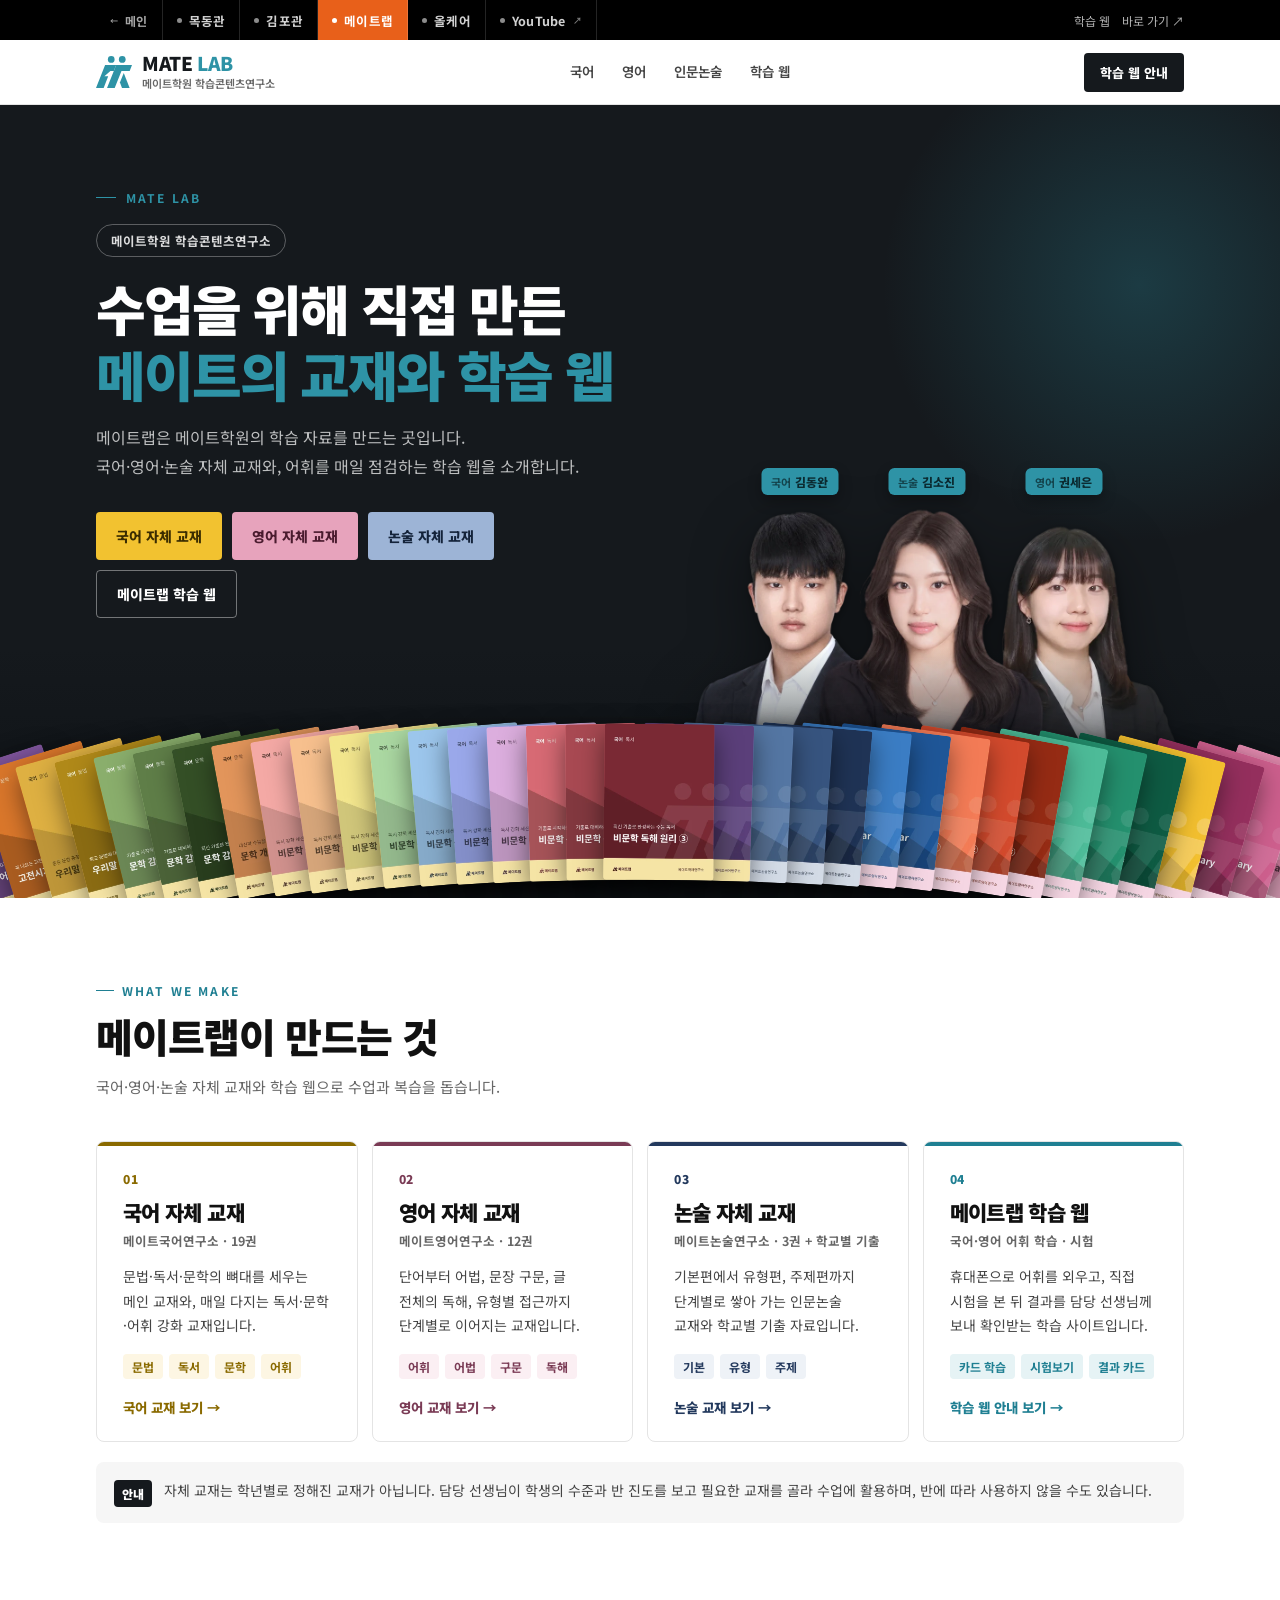
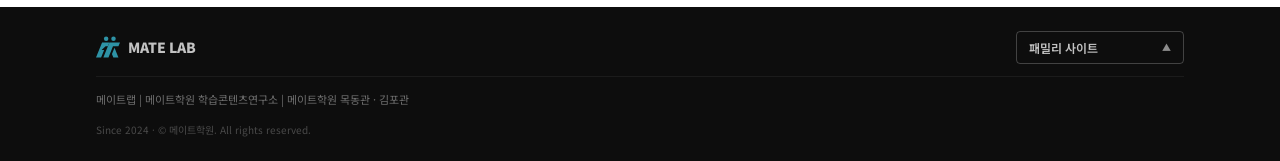
<file: matelab.html>
<!DOCTYPE html>
<html lang="ko">
<head>
<meta charset="UTF-8"/>
<meta name="viewport" content="width=device-width,initial-scale=1,viewport-fit=cover"/>
<title>메이트랩 | 메이트학원</title>
<link rel="icon" href="img/favicon/matelab-32.png" sizes="32x32" type="image/png"/>
<link rel="icon" href="img/favicon/matelab.svg" type="image/svg+xml"/>
<link rel="apple-touch-icon" href="img/favicon/matelab-180.png"/>
<meta property="og:type" content="website"/>
<meta property="og:site_name" content="메이트학원"/>
<meta property="og:url" content="https://mate4u.netlify.app/matelab"/>
<meta property="og:title" content="메이트랩 | 메이트학원"/>
<meta property="og:description" content="메이트학원 학습콘텐츠연구소 — 국어·영어·논술 자체 교재와 메이트랩 학습 웹"/>
<meta property="og:image" content="https://mate4u.netlify.app/img/og-matelab.jpg?v=1116b"/>
<meta property="og:image:width" content="1200"/>
<meta property="og:image:height" content="630"/>
<meta property="og:image:alt" content="메이트랩 — 메이트학원 학습콘텐츠연구소"/>
<meta property="og:locale" content="ko_KR"/>
<meta name="twitter:card" content="summary_large_image"/>
<meta name="description" content="메이트학원 학습콘텐츠연구소 메이트랩 — 국어·영어·논술 자체 교재와 어휘 학습·시험 웹"/>
<link rel="canonical" href="https://mate4u.netlify.app/matelab"/>
<link rel="preconnect" href="https://fonts.googleapis.com"/>
<link rel="preconnect" href="https://fonts.gstatic.com" crossorigin/>
<link href="https://fonts.googleapis.com/css2?family=Noto+Sans+KR:wght@400;500;600;700;800;900&display=swap" rel="stylesheet"/>
<style>
:root{
  --ink:#15191D;--ink2:#1F252B;--ink3:#2B333B;
  --tl:#2E93A6;--tl-dk:#1F7F92;--tl-lt:#E6F3F5;
  --ko:#8A6A00;--ko-bg:#FDF6E3;--ko-ln:#EAD9A6;
  --en:#7A3B55;--en-bg:#FBEFF3;--en-ln:#EBCBD7;
  --ns:#23395D;--ns-bg:#EEF2F7;--ns-ln:#CBD6E5;
  --or:#E8601A;--wh:#FFF;
  --t1:#111;--t2:#444;--t3:#666;--t4:#BBB;
  --bg:#F6F6F6;--ln:#E4E4E4;
}
*,*::before,*::after{box-sizing:border-box;margin:0;padding:0}
html{scroll-behavior:smooth;overflow-x:clip}
body{font-family:'Noto Sans KR',sans-serif;color:var(--t1);background:var(--wh);overflow-x:clip;-webkit-font-smoothing:antialiased;word-break:keep-all}
a{text-decoration:none;color:inherit}img{max-width:100%;display:block}
.wrap{width:100%;max-width:1160px;margin:0 auto;padding:0 36px}
.mk{fill:currentColor}

/* ══ TOPBAR (목동·김포·올케어와 동일) ══ */
#topbar{background:#000;position:relative;z-index:950}
.tb-in{display:flex;align-items:center;justify-content:space-between;height:40px}
.tb-branches{display:flex;height:100%}
.tb-b{display:flex;align-items:center;gap:7px;padding:0 14px;font-size:12.5px;font-weight:700;color:rgba(255,255,255,.82);border-right:1px solid rgba(255,255,255,.14);letter-spacing:.02em;transition:color .2s,background .2s}
a.tb-b:hover{color:#fff;background:rgba(255,255,255,.08)}
.tb-b.on{color:#fff;background:var(--or)}
.tb-home{font-size:12px;color:rgba(255,255,255,.65)}
.pip{width:5px;height:5px;border-radius:50%;background:var(--or);flex-shrink:0}.pip.dim{background:rgba(255,255,255,.55)}
.tb-b.on .pip{background:#fff}
.tb-r{font-size:12px;color:rgba(255,255,255,.7);display:flex;align-items:center;gap:12px}
.tb-r a{color:rgba(255,255,255,.7);transition:color .2s}.tb-r a:hover{color:#fff}

/* ══ HEADER ══ */
#hd{position:sticky;top:0;z-index:900;background:rgba(255,255,255,.97);backdrop-filter:blur(20px);border-bottom:1px solid var(--ln)}
.hd-in{display:flex;align-items:center;justify-content:space-between;height:64px;gap:16px}
.hd-logo{display:flex;align-items:center;gap:10px;color:var(--tl)}
.hd-logo .mk{width:36px;height:32px}
.hd-logo-t{font-size:19px;font-weight:900;letter-spacing:-.02em;line-height:1;color:var(--ink)}
.hd-logo-t span{color:var(--tl)}
.hd-logo-s{font-size:11px;font-weight:600;color:var(--t3);margin-top:3px}
.hd-nav{display:flex}
.hd-nav a{display:flex;align-items:center;height:64px;padding:0 14px;font-size:13.5px;font-weight:600;color:var(--t2);border-bottom:2px solid transparent;transition:color .2s,border-color .2s}
.hd-nav a:hover{color:var(--t1);border-bottom-color:var(--tl)}
.btn-cta{background:var(--ink);color:#fff;font-size:13px;font-weight:800;padding:10px 16px;border-radius:4px;white-space:nowrap;transition:background .2s,transform .15s}
.btn-cta:hover{background:var(--tl-dk);transform:translateY(-1px)}

/* ══ HERO ══ */
#hero{background:var(--ink);color:#fff;padding:84px 0 0;overflow:hidden;position:relative}
#hero::after{content:'';position:absolute;right:-120px;top:-80px;width:520px;height:520px;border-radius:50%;background:radial-gradient(circle,rgba(46,147,166,.28),rgba(46,147,166,0) 70%);pointer-events:none}
.hero-in{display:grid;grid-template-columns:1.1fr 1fr;gap:48px;align-items:end;position:relative;z-index:1}
.hero-eyebrow{font-size:11px;font-weight:700;letter-spacing:.18em;color:var(--tl);margin-bottom:18px;display:flex;align-items:center;gap:10px}
.hero-eyebrow::before{content:'';width:20px;height:1.5px;background:var(--tl);display:block}
.hero-pill{display:inline-block;padding:6px 14px;border:1.5px solid rgba(255,255,255,.3);border-radius:99px;font-size:12.5px;font-weight:700;color:rgba(255,255,255,.85);margin-bottom:18px}
.hero-h1{font-size:clamp(32px,4.6vw,54px);font-weight:900;line-height:1.22;letter-spacing:-.04em;margin-bottom:16px}
.hero-h1 em{font-style:normal;color:var(--tl)}
.hero-sub{font-size:16px;color:rgba(255,255,255,.72);line-height:1.85;margin-bottom:30px}
.hero-btns{display:flex;gap:10px;flex-wrap:wrap}
.hb{display:inline-flex;align-items:center;gap:8px;height:48px;padding:0 20px;border-radius:4px;font-size:14px;font-weight:800;transition:transform .15s,background .2s}
.hb:hover{transform:translateY(-2px)}
.hb.ko{background:#F2C230;color:#3A2C00}.hb.en{background:#E7A3BC;color:#4A1B2E}.hb.ns{background:#9DB4D6;color:#14233A}.hb.web{background:transparent;color:#fff;border:1.5px solid rgba(255,255,255,.4)}
.hb.web:hover{border-color:#fff}
.hero-in>div:first-child{position:relative;z-index:2;padding-bottom:150px}
.hero-person{justify-self:center;align-self:end;width:min(560px,100%);position:relative;margin:0;z-index:1}
.hero-person img{display:block;width:100%;height:auto;filter:drop-shadow(0 18px 30px rgba(0,0,0,.4))}
.team3{padding-top:38px}
.team3 figcaption span{position:absolute;top:0;transform:translateX(-50%);white-space:nowrap;font-size:12.5px;font-weight:800;color:#0B2A30;background:var(--tl);padding:5px 10px;border-radius:6px;z-index:3;box-shadow:0 6px 14px rgba(0,0,0,.3)}
.team3 figcaption small{font-size:11px;font-weight:700;margin-right:4px;opacity:.75}
.hp-cap{position:absolute;right:4%;bottom:140px;z-index:3;font-size:13px;font-weight:800;color:#0B2A30;background:var(--tl);padding:6px 12px;border-radius:6px}
.shelf{position:relative;z-index:2;height:250px;margin-top:-120px;overflow:hidden;background:linear-gradient(180deg,rgba(16,20,24,0) 0%,rgba(16,20,24,.85) 55%,#101418 100%)}
.shelf img{position:absolute;left:50%;bottom:18px;width:110px;margin-left:-55px;border-radius:3px;box-shadow:0 10px 26px rgba(0,0,0,.5);transform-origin:50% 160%;opacity:0;transform:translateY(40px);transition:transform 1s cubic-bezier(.2,.7,.2,1),opacity .6s}
.shelf.in img{opacity:1;transform:translateX(var(--x)) translateY(var(--y)) rotate(var(--r))}
.shelf.in img:hover{transform:translateX(var(--x)) translateY(calc(var(--y) - 18px)) rotate(var(--r));transition-duration:.25s;z-index:200!important}

/* ══ COMMON SECTION ══ */
.sec{padding:84px 0}
.sec-label{font-size:11px;font-weight:700;letter-spacing:.18em;text-transform:uppercase;color:var(--tl-dk);display:flex;align-items:center;gap:8px;margin-bottom:12px}
.sec-label::before{content:'';display:block;width:18px;height:1.5px;background:currentColor}
.sec-h2{font-size:clamp(26px,3.5vw,40px);font-weight:900;line-height:1.25;letter-spacing:-.03em;margin-bottom:12px}
.sec-h2 em{font-style:normal}
.sec-desc{font-size:15px;color:var(--t3);line-height:1.9;max-width:680px}
.sec-head{margin-bottom:40px}
section[id]{scroll-margin-top:70px}
.reveal{opacity:0;transform:translateY(20px);transition:opacity .5s ease,transform .5s ease}.reveal.in{opacity:1;transform:none}

/* 세 갈래 소개 */
.three{display:grid;grid-template-columns:repeat(4,1fr);gap:14px}
.tc{display:flex;flex-direction:column;border:1.5px solid var(--ln);border-radius:8px;padding:28px 26px 24px;background:#fff;transition:transform .2s,box-shadow .2s,border-color .2s;position:relative;overflow:hidden}
.tc::before{content:'';position:absolute;left:0;right:0;top:0;height:4px;background:var(--c)}
.tc:hover{transform:translateY(-4px);box-shadow:0 14px 30px rgba(0,0,0,.08);border-color:var(--c)}
.tc-n{font-size:12px;font-weight:900;color:var(--c);letter-spacing:.08em;margin-bottom:10px}
.tc-t{font-size:21px;font-weight:900;letter-spacing:-.03em;margin-bottom:4px}
.tc-lab{font-size:12.5px;font-weight:700;color:var(--t3);margin-bottom:14px}
.tc-p{font-size:14px;color:var(--t2);line-height:1.75;flex:1}
.tc-tags{display:flex;flex-wrap:wrap;gap:6px;margin:16px 0 18px}
.tc-tags span{font-size:12px;font-weight:700;color:var(--c);background:var(--cb);padding:4px 9px;border-radius:4px}
.tc-go{font-size:13.5px;font-weight:800;color:var(--c)}
.note{margin-top:20px;display:flex;gap:12px;align-items:flex-start;background:var(--bg);border-radius:8px;padding:16px 18px;font-size:14px;color:var(--t2);line-height:1.75}
.note b{flex-shrink:0;font-size:12px;font-weight:900;color:#fff;background:var(--ink);border-radius:4px;padding:3px 8px;margin-top:2px}

/* 교재 섹션 */
#ko{background:var(--ko-bg)}#en{background:var(--en-bg)}#ns{background:var(--ns-bg)}
#ns .sec-label{color:var(--ns)}#ns .sec-h2 em{color:var(--ns)}#ns{--c:var(--ns);--cl:var(--ns-ln)}
#ko .sec-label{color:var(--ko)}#en .sec-label{color:var(--en)}
#ko .sec-h2 em{color:var(--ko)}#en .sec-h2 em{color:var(--en)}
.grp-t{display:flex;align-items:baseline;gap:12px;font-size:19px;font-weight:900;letter-spacing:-.02em;margin:44px 0 14px;padding-bottom:10px;border-bottom:2px solid var(--c)}
.grp-t:first-of-type{margin-top:0}
.grp-t small{font-size:13px;font-weight:600;color:var(--t3);letter-spacing:0}
#ko{--c:var(--ko);--cl:var(--ko-ln)}#en{--c:var(--en);--cl:var(--en-ln)}
.sr{display:grid;grid-template-columns:300px 1fr;gap:32px;background:#fff;border:1px solid var(--cl);border-radius:8px;padding:26px 28px;margin-bottom:14px}
.sr-area{display:inline-block;font-size:12px;font-weight:800;color:#fff;background:var(--c);border-radius:4px;padding:3px 9px;margin-bottom:10px}
.sr-name{font-size:21px;font-weight:900;letter-spacing:-.03em;margin-bottom:4px}
.sr-line{font-size:14px;font-weight:700;color:var(--c);margin-bottom:12px}
.sr-desc{font-size:14px;color:var(--t2);line-height:1.8}
.sr-cnt{display:inline-block;margin-top:12px;font-size:12px;font-weight:700;color:var(--t3);border:1px solid var(--ln);border-radius:99px;padding:3px 10px}
.sr-note{align-self:center;font-size:14px;color:var(--t3);background:var(--bg,#F6F6F6);border-radius:8px;padding:18px 20px;line-height:1.7}
.uv-grid{display:grid;grid-template-columns:repeat(5,1fr);gap:18px 14px;align-self:center}
.uv-more{grid-column:1/-1;text-align:right;font-size:13px;font-weight:700;color:var(--t3);margin-top:2px}.uv-more::before{content:"···  ";letter-spacing:.1em}
.uv{margin:0;text-align:center}.uv img{width:72px;height:72px;margin:0 auto;object-fit:contain}.uv figcaption{font-size:12.5px;font-weight:700;color:var(--t2);margin-top:6px}
.sr-books{display:flex;gap:18px;overflow-x:auto;padding:4px 2px 12px;scrollbar-width:thin;align-items:flex-start}
.bk{flex:0 0 132px}
.bk img{width:132px;height:auto;border-radius:3px;box-shadow:0 8px 18px rgba(0,0,0,.16);transition:transform .2s}
.bk:hover img{transform:translateY(-4px)}
.bk figcaption{margin-top:10px}
.bk b{display:block;font-size:13px;font-weight:800;line-height:1.35}
.bk span{display:block;font-size:12px;color:var(--t3);margin-top:3px;line-height:1.4}

/* 라인업 포스터 */
.lineup{margin-bottom:36px}
.lu-t{font-size:14px;font-weight:900;margin-bottom:12px}.lu-t small{font-size:12px;font-weight:600;color:var(--t3);margin-left:6px}
.lu-row{display:flex;gap:14px;overflow-x:auto;padding:2px 2px 10px;scrollbar-width:thin}
.lu{flex:0 0 calc((100% - 28px)/3);max-width:380px;border:1px solid var(--cl);border-radius:8px;background:#fff;padding:0;cursor:zoom-in;text-align:left;font-family:inherit;overflow:hidden;transition:transform .2s,box-shadow .2s}
.lu:hover{transform:translateY(-3px);box-shadow:0 10px 24px rgba(0,0,0,.1)}
.lu img{width:100%;aspect-ratio:16/9;object-fit:cover;object-position:top left;display:block}
.lu span{display:block;font-size:13px;font-weight:800;color:var(--c);padding:9px 12px}
#lb{position:fixed;inset:0;z-index:2000;background:rgba(0,0,0,.88);display:none;align-items:center;justify-content:center;padding:56px 20px 64px}
#lb.on{display:flex}
#lb img{max-width:100%;max-height:100%;border-radius:6px;box-shadow:0 20px 50px rgba(0,0,0,.5)}
.lb-btn{position:absolute;z-index:2;width:44px;height:44px;border-radius:50%;border:0;background:rgba(255,255,255,.14);color:#fff;font-size:22px;cursor:pointer;display:flex;align-items:center;justify-content:center}
.lb-x{top:12px;right:12px}.lb-p{left:12px;top:50%;margin-top:-22px}.lb-n{right:12px;top:50%;margin-top:-22px}
.lb-c{position:absolute;bottom:20px;left:0;right:0;text-align:center;font-size:13px;color:rgba(255,255,255,.75)}

/* 학습 웹 */
#web{background:var(--ink);color:#fff}
#web .sec-label{color:var(--tl)}
#web .sec-h2 em{color:var(--tl)}
#web .sec-desc{color:rgba(255,255,255,.65)}
.web-in{display:grid;grid-template-columns:1.15fr 1fr;gap:48px;align-items:start}
.feat{display:grid;gap:12px}
.ft-card{background:var(--ink2);border:1px solid var(--ink3);border-radius:8px;padding:20px 22px}
.ft-card h3{font-size:17px;font-weight:900;margin-bottom:10px;display:flex;align-items:center;gap:10px}
.ft-card h3 i{font-style:normal;font-size:11px;font-weight:900;color:var(--ink);background:var(--tl);border-radius:4px;padding:3px 7px;letter-spacing:.04em}
.ft-card ul{list-style:none}
.ft-card li{font-size:14px;color:rgba(255,255,255,.75);line-height:1.75;padding-left:14px;position:relative}
.ft-card li::before{content:'';position:absolute;left:0;top:.75em;width:5px;height:5px;border-radius:50%;background:var(--tl)}
.books-in{display:grid;grid-template-columns:1fr 1fr;gap:10px;margin-top:4px}
.bi{border-radius:6px;padding:12px 14px;background:rgba(255,255,255,.04);border:1px solid var(--ink3)}
.bi b{display:block;font-size:12px;font-weight:900;margin-bottom:6px}
.bi.ko b{color:#F2C230}.bi.en b{color:#E7A3BC}
.bi span{display:block;font-size:13px;color:rgba(255,255,255,.78);line-height:1.6}
.bi small{color:rgba(255,255,255,.45);font-size:11.5px}
.bi-note{font-size:12.5px;color:rgba(255,255,255,.5);margin-top:10px;line-height:1.6}
/* 화면 미리보기 */
.phone{background:#F6F7F8;color:#15191D;border-radius:22px;padding:14px;box-shadow:0 30px 60px rgba(0,0,0,.45);max-width:340px;margin:0 auto;border:6px solid #2B333B}
.ph-bar{display:flex;align-items:center;justify-content:space-between;font-size:12px;font-weight:800;padding:2px 4px 12px}
.ph-bar span:last-child{color:#616C76;font-weight:600}
.ph-card{background:#fff;border:1px solid #DEE1E5;border-radius:14px;padding:26px 18px;text-align:center}
.ph-day{display:inline-block;font-size:11px;font-weight:800;color:#fff;background:#BC3F6B;border-radius:99px;padding:3px 10px;margin-bottom:14px}
.ph-word{font-size:30px;font-weight:900;letter-spacing:-.01em;margin-bottom:8px}
.ph-mean{font-size:14px;color:#616C76;background:#F1F2F4;border-radius:8px;padding:9px;margin-top:6px}
.ph-btns{display:grid;grid-template-columns:1fr 1fr;gap:8px;margin-top:12px}
.ph-btns span{font-size:12.5px;font-weight:800;border-radius:8px;padding:10px;text-align:center}
.ph-btns .k{background:#EAF4EF;color:#2E7D5B}.ph-btns .m{background:#FBEDE9;color:#C04A2B}
.ph-tabs{display:flex;gap:6px;margin-bottom:10px}
.ph-tabs span{flex:1;font-size:12px;font-weight:800;text-align:center;padding:8px;border-radius:8px;background:#fff;border:1px solid #DEE1E5;color:#616C76}
.ph-tabs span.on{background:#15191D;color:#fff;border-color:#15191D}
.ph-cap{text-align:center;font-size:12px;color:rgba(255,255,255,.5);margin-top:14px}
.steps{display:grid;grid-template-columns:repeat(3,1fr);gap:12px;margin-top:40px;counter-reset:s}
.steps li{list-style:none;background:var(--ink2);border:1px solid var(--ink3);border-radius:8px;padding:18px 20px;counter-increment:s}
.steps li::before{content:counter(s);display:inline-flex;align-items:center;justify-content:center;width:26px;height:26px;border-radius:50%;background:var(--tl);color:var(--ink);font-size:13px;font-weight:900;margin-bottom:10px}
.steps b{display:block;font-size:15.5px;font-weight:900;margin-bottom:4px}
.steps span{font-size:13.5px;color:rgba(255,255,255,.68);line-height:1.65}
.go-web{margin-top:28px;display:flex;align-items:center;justify-content:space-between;gap:20px;flex-wrap:wrap;background:var(--tl);color:var(--ink);border-radius:10px;padding:24px 28px}
.go-web p{font-size:15px;font-weight:700;line-height:1.6}
.go-web p small{display:block;font-size:13px;font-weight:600;opacity:.75}
.go-btn{display:inline-flex;align-items:center;gap:8px;height:52px;padding:0 26px;border-radius:6px;background:var(--ink);color:#fff;font-size:15px;font-weight:900;white-space:nowrap;transition:transform .15s}
.go-btn:hover{transform:translateY(-2px)}

/* ══ FOOTER ══ */
#ft{background:#0D0D0D;padding:24px 0}
.ft-in{display:flex;flex-direction:column;gap:12px}
.ft-top-row{display:flex;align-items:center;justify-content:space-between;flex-wrap:wrap;gap:14px;padding-bottom:12px;border-bottom:1px solid rgba(255,255,255,.06)}
.ft-logo{display:flex;align-items:center;gap:8px;color:rgba(255,255,255,.75);font-size:14px;font-weight:900;letter-spacing:-.01em}
.ft-logo .mk{width:24px;height:22px;color:var(--tl)}
.ft-biz{font-size:11px;color:rgba(255,255,255,.4);line-height:1.9}
.ft-copy{font-size:10px;color:rgba(255,255,255,.25)}
.fam-dd{position:relative}
.fam-dd summary{list-style:none;cursor:pointer;display:flex;align-items:center;justify-content:space-between;gap:10px;min-width:168px;padding:7px 12px;border:1px solid rgba(255,255,255,.22);border-radius:4px;font-size:12px;font-weight:600;color:rgba(255,255,255,.75);transition:border-color .2s,color .2s;user-select:none}
.fam-dd summary::-webkit-details-marker{display:none}
.fam-dd summary:hover,.fam-dd[open] summary{color:#fff;border-color:rgba(255,255,255,.5)}
.fam-dd .car{font-size:9px;transition:transform .2s;opacity:.7}
.fam-dd[open] .car{transform:rotate(180deg)}
.fam-menu{position:absolute;left:0;right:0;bottom:calc(100% + 6px);background:#1E1E1E;border:1px solid rgba(255,255,255,.14);border-radius:6px;padding:5px;box-shadow:0 10px 30px rgba(0,0,0,.4);z-index:20}
.fam-menu a{display:flex;align-items:center;justify-content:space-between;padding:8px 10px;border-radius:4px;font-size:12.5px;font-weight:600;color:rgba(255,255,255,.78)}
.fam-menu a:hover{background:rgba(255,255,255,.07);color:#fff}
.fam-menu a.act{color:var(--or)}
.fam-menu a .ext{font-size:10px;opacity:.55}


/* ══ 메뉴를 눌러야 보이는 칸 (js/tabs.js) ══ */
section[data-tab]:not(.tab-on){display:none}
section[data-tab].tab-on{animation:tabIn .35s ease both}
@keyframes tabIn{from{opacity:0;transform:translateY(10px)}to{opacity:1;transform:none}}
.hd-nav a.on{color:var(--t1);font-weight:800;border-bottom-color:var(--tl)}
.hb.on{outline:2px solid #fff;outline-offset:3px}
@media(max-width:1024px){
  .three{grid-template-columns:1fr 1fr}
  .hd-in{flex-wrap:wrap;height:auto;padding-top:10px;row-gap:0}
  .hd-nav{order:3;width:100%;justify-content:space-between;border-top:1px solid var(--ln);margin-top:10px}
  .hd-nav a{flex:1;justify-content:center;height:44px;padding:0 6px;font-size:14px}
  .hero-in,.web-in{grid-template-columns:1fr}
  .hero-person{width:min(520px,96%)}
  .hero-in>div:first-child{padding-bottom:20px}
  .shelf{height:200px;margin-top:-90px}.shelf img{width:92px;margin-left:-46px}
  .sr{grid-template-columns:1fr;gap:18px}
}
@media(max-width:768px){
  .wrap{padding:0 18px}
  .sec{padding:60px 0}
  #hero{padding:52px 0 0}
  .tb-r{display:none}
  .hd-logo-s{display:none}
  .three{grid-template-columns:1fr}
  .lu{flex:0 0 78%}
  .steps{grid-template-columns:1fr}
  .sr{padding:20px 18px}
  .sr-books{margin:0 -18px;padding:4px 18px 12px;gap:14px}
  .bk{flex:0 0 112px}.bk img{width:112px}
}
@media(max-width:560px){
  .tb-branches{overflow-x:auto;scrollbar-width:none;-webkit-overflow-scrolling:touch;max-width:100%}
  .tb-branches::-webkit-scrollbar{display:none}
  #topbar .tb-b{flex-shrink:0;padding:0 8px;font-size:11.5px;gap:0}
  #topbar .tb-b .pip,#topbar .tb-b span[style*="opacity"]{display:none}
  .hero-btns{display:grid;grid-template-columns:1fr 1fr;gap:8px}.hb{justify-content:center;padding:0 10px;font-size:13.5px}
  .three{grid-template-columns:1fr 1fr;gap:10px}.tc{padding:18px 16px 16px}.tc-p,.tc-tags{display:none}.tc-t{font-size:16.5px}.tc-lab{font-size:11.5px;margin-bottom:12px}.tc-go{font-size:12.5px}.tc-n{margin-bottom:6px}
  .books-in{grid-template-columns:1fr}
  .go-web{padding:20px}.go-btn{width:100%;justify-content:center}
  .btn-cta{padding:9px 12px;font-size:12.5px}
  .shelf{height:170px;margin-top:-80px}
  .team3{padding-top:30px}.team3 figcaption span{font-size:11px;padding:4px 7px}.team3 figcaption small{font-size:10px;margin-right:3px}.shelf img{width:78px;margin-left:-39px}
  .sec-head{margin-bottom:28px}
  .sr{padding:18px 16px;margin-bottom:10px}.sr-cnt{display:none}.sr-name{font-size:19px}.sr-desc{font-size:13.5px;line-height:1.7}
  .sr-books{margin:0 -16px;padding:4px 16px 8px;gap:12px}.bk{flex:0 0 98px}.bk img{width:98px}.bk b{font-size:12.5px}.bk span{font-size:11.5px}
  .grp-t{margin-top:32px}
  .uv-grid{gap:14px 8px}.uv-more{text-align:center;font-size:12px}.uv img{width:52px;height:52px}.uv figcaption{font-size:11px}
  .steps{gap:8px;margin-top:28px}
  .steps li{display:grid;grid-template-columns:26px 1fr;column-gap:12px;padding:14px 16px}
  .steps li::before{grid-row:1/3;margin:0}
  .steps b{font-size:15px;margin:0}
  .phone{max-width:300px}
}
</style>
<style>/* 2026-11-22 다듬기: 누를 곳 44px, 머리말 12px */
.tb-r a{display:inline-flex;align-items:center;min-height:40px}
.sec-label{font-size:12px}
.hero-eyebrow{font-size:12px}
.team3 figcaption span{font-size:12px}
</style>
</head>
<body>

<!-- TOPBAR -->
<div id="topbar"><div class="wrap"><div class="tb-in">
  <div class="tb-branches">
    <a href="index.html" class="tb-b tb-home"><span style="font-size:8px">←</span> 메인</a>
    <a href="mokdong.html" class="tb-b"><span class="pip dim"></span> 목동관</a>
    <a href="gimpo.html" class="tb-b"><span class="pip dim"></span> 김포관</a>
    <div class="tb-b on"><span class="pip"></span> 메이트랩</div>
    <a href="allcare.html" class="tb-b"><span class="pip dim"></span> 올케어</a>
    <a href="https://www.youtube.com/@mate-4u" target="_blank" rel="noopener" class="tb-b"><span class="pip dim"></span> YouTube <span style="font-size:9px;opacity:.6">↗</span></a>
  </div>
  <div class="tb-r"><span>학습 웹</span><a href="https://mate-lab.netlify.app/" target="_blank" rel="noopener">바로 가기 ↗</a></div>
</div></div></div>

<!-- HEADER -->
<header id="hd"><div class="wrap"><div class="hd-in">
  <a href="#hero" class="hd-logo" aria-label="메이트랩 맨 위로"><svg class="mk" viewBox="0 0 2000 1765" aria-hidden="true"><circle cx="845" cy="187" r="187"/><circle cx="1458" cy="187" r="187"/><path d="M506 498H1120L989 820H801L466 1125H678L425 1765H0Z"/><path d="M1120 498H2000L1870 820H1415L1039 1765H613L989 820Z"/><path d="M1542 940L1870 1765H1445L1329 1465Z"/></svg>
    <div><div class="hd-logo-t">MATE <span>LAB</span></div><div class="hd-logo-s">메이트학원 학습콘텐츠연구소</div></div>
  </a>
  <nav class="hd-nav"><a href="#ko">국어</a><a href="#en">영어</a><a href="#ns">인문논술</a><a href="#web">학습 웹</a></nav>
  <a href="#web" class="btn-cta">학습 웹 안내</a>
</div></div></header>

<!-- HERO -->
<section id="hero"><div class="wrap"><div class="hero-in">
  <div>
    <div class="hero-eyebrow">MATE LAB</div>
    <div class="hero-pill">메이트학원 학습콘텐츠연구소</div>
    <h1 class="hero-h1">수업을 위해 직접 만든<br/><em>메이트의 교재와 학습 웹</em></h1>
    <p class="hero-sub">메이트랩은 메이트학원의 학습 자료를 만드는 곳입니다.<br/>국어·영어·논술 자체 교재와, 어휘를 매일 점검하는 학습 웹을 소개합니다.</p>
    <div class="hero-btns">
      <a href="#ko" class="hb ko">국어 자체 교재</a>
      <a href="#en" class="hb en">영어 자체 교재</a>
      <a href="#ns" class="hb ns">논술 자체 교재</a>
      <a href="#web" class="hb web">메이트랩 학습 웹</a>
    </div>
  </div>
  <figure class="hero-person team3">
    <img src="img/matelab/team-lab.webp" alt="국어 김동완 · 논술 김소진 · 영어 권세은"/>
    <figcaption><span style="left:22.4%"><small>국어</small>김동완</span><span style="left:48.1%"><small>논술</small>김소진</span><span style="left:75.7%"><small>영어</small>권세은</span></figcaption>
  </figure>
</div></div>
  <div class="shelf" id="shelf" aria-hidden="true"><img src="img/matelab/kr-gojeon-vocab-0630.webp" alt="" loading="eager"/><img src="img/matelab/kr-gojeonsiga.webp" alt="" loading="eager"/><img src="img/matelab/kr-grammar-basic.webp" alt="" loading="eager"/><img src="img/matelab/kr-grammar-theory.webp" alt="" loading="eager"/><img src="img/matelab/kr-lit-1.webp" alt="" loading="eager"/><img src="img/matelab/kr-lit-2.webp" alt="" loading="eager"/><img src="img/matelab/kr-lit-3.webp" alt="" loading="eager"/><img src="img/matelab/kr-lit-concept-0301.webp" alt="" loading="eager"/><img src="img/matelab/kr-practice-1.webp" alt="" loading="eager"/><img src="img/matelab/kr-practice-2.webp" alt="" loading="eager"/><img src="img/matelab/kr-practice-3.webp" alt="" loading="eager"/><img src="img/matelab/kr-practice-4.webp" alt="" loading="eager"/><img src="img/matelab/kr-practice-5.webp" alt="" loading="eager"/><img src="img/matelab/kr-practice-6.webp" alt="" loading="eager"/><img src="img/matelab/kr-practice-7.webp" alt="" loading="eager"/><img src="img/matelab/kr-reading-1.webp" alt="" loading="eager"/><img src="img/matelab/kr-reading-2.webp" alt="" loading="eager"/><img src="img/matelab/kr-reading-3.webp" alt="" loading="eager"/><img src="img/matelab/kr-vocab-1114.webp" alt="" loading="eager"/><img src="img/matelab/nonsul-basic.webp" alt="" loading="eager"/><img src="img/matelab/nonsul-type.webp" alt="" loading="eager"/><img src="img/matelab/nonsul-theme.webp" alt="" loading="eager"/><img src="img/matelab/en-grammar-all.webp" alt="" loading="eager"/><img src="img/matelab/en-grammar-one.webp" alt="" loading="eager"/><img src="img/matelab/en-macro-1.webp" alt="" loading="eager"/><img src="img/matelab/en-macro-2.webp" alt="" loading="eager"/><img src="img/matelab/en-macro-3.webp" alt="" loading="eager"/><img src="img/matelab/en-micro-1.webp" alt="" loading="eager"/><img src="img/matelab/en-micro-2.webp" alt="" loading="eager"/><img src="img/matelab/en-micro-3.webp" alt="" loading="eager"/><img src="img/matelab/en-type-skill.webp" alt="" loading="eager"/><img src="img/matelab/en-voca-adv.webp" alt="" loading="eager"/><img src="img/matelab/en-voca-basic.webp" alt="" loading="eager"/><img src="img/matelab/en-voca-intro.webp" alt="" loading="eager"/></div>
</section>

<!-- ABOUT: 세 갈래 -->
<section id="about" class="sec"><div class="wrap">
  <div class="sec-head">
    <div class="sec-label">What We Make</div>
    <h2 class="sec-h2">메이트랩이 만드는 것</h2>
    <p class="sec-desc">국어·영어·논술 자체 교재와 학습 웹으로 수업과 복습을 돕습니다.</p>
  </div>
  <div class="three">
    <a href="#ko" class="tc reveal" style="--c:var(--ko);--cb:var(--ko-bg)">
      <div class="tc-n">01</div><div class="tc-t">국어 자체 교재</div><div class="tc-lab">메이트국어연구소 · 19권</div>
      <p class="tc-p">문법·독서·문학의 뼈대를 세우는 메인 교재와, 매일 다지는 독서·문학·어휘 강화 교재입니다.</p>
      <div class="tc-tags"><span>문법</span><span>독서</span><span>문학</span><span>어휘</span></div>
      <span class="tc-go">국어 교재 보기 →</span>
    </a>
    <a href="#en" class="tc reveal" style="--c:var(--en);--cb:var(--en-bg);transition-delay:.07s">
      <div class="tc-n">02</div><div class="tc-t">영어 자체 교재</div><div class="tc-lab">메이트영어연구소 · 12권</div>
      <p class="tc-p">단어부터 어법, 문장 구문, 글 전체의 독해, 유형별 접근까지 단계별로 이어지는 교재입니다.</p>
      <div class="tc-tags"><span>어휘</span><span>어법</span><span>구문</span><span>독해</span></div>
      <span class="tc-go">영어 교재 보기 →</span>
    </a>
    <a href="#ns" class="tc reveal" style="--c:var(--ns);--cb:var(--ns-bg);transition-delay:.14s">
      <div class="tc-n">03</div><div class="tc-t">논술 자체 교재</div><div class="tc-lab">메이트논술연구소 · 3권 + 학교별 기출</div>
      <p class="tc-p">기본편에서 유형편, 주제편까지 단계별로 쌓아 가는 인문논술 교재와 학교별 기출 자료입니다.</p>
      <div class="tc-tags"><span>기본</span><span>유형</span><span>주제</span></div>
      <span class="tc-go">논술 교재 보기 →</span>
    </a>
    <a href="#web" class="tc reveal" style="--c:var(--tl-dk);--cb:var(--tl-lt);transition-delay:.21s">
      <div class="tc-n">04</div><div class="tc-t">메이트랩 학습 웹</div><div class="tc-lab">국어·영어 어휘 학습 · 시험</div>
      <p class="tc-p">휴대폰으로 어휘를 외우고, 직접 시험을 본 뒤 결과를 담당 선생님께 보내 확인받는 학습 사이트입니다.</p>
      <div class="tc-tags"><span>카드 학습</span><span>시험보기</span><span>결과 카드</span></div>
      <span class="tc-go">학습 웹 안내 보기 →</span>
    </a>
  </div>
  <div class="note"><b>안내</b><span>자체 교재는 학년별로 정해진 교재가 아닙니다. 담당 선생님이 학생의 수준과 반 진도를 보고 필요한 교재를 골라 수업에 활용하며, 반에 따라 사용하지 않을 수도 있습니다.</span></div>
</div></section>

<!-- KO -->
<section id="ko" class="sec" data-tab><div class="wrap">
  <div class="sec-head">
    <div class="sec-label">메이트국어연구소</div>
    <h2 class="sec-h2">국어 <em>자체 교재</em></h2>
    <p class="sec-desc">문법·독서·문학, 국어의 뼈대를 세우는 메인 교재와 작품·개념·어휘까지 빈틈없이 채우는 강화 교재입니다.</p>
  </div>
  <div class="lineup"><div class="lu-t">라인업 한눈에 보기 <small>누르면 크게 보입니다</small></div><div class="lu-row"><button type="button" class="lu zoom" data-g="KO"><img src="img/matelab/poster-ko-1.webp" alt="국어 메인 교재 라인업" loading="lazy"/><span>국어 메인 교재</span></button><button type="button" class="lu zoom" data-g="KO"><img src="img/matelab/poster-ko-2.webp" alt="국어 독서 강화 라인업" loading="lazy"/><span>국어 독서 강화</span></button><button type="button" class="lu zoom" data-g="KO"><img src="img/matelab/poster-ko-3.webp" alt="국어 문학 강화 & 어휘 라인업" loading="lazy"/><span>국어 문학 강화 & 어휘</span></button></div></div>
  <h3 class="grp-t">메인 교재 <small>문법 · 독서 · 문학</small></h3>
  <article class="sr reveal"><div class="sr-info"><span class="sr-area">문법</span><h3 class="sr-name">우리말 문법</h3><p class="sr-line">중등 문법 정리부터 학교 문법 이론까지</p><p class="sr-desc">중학교 문법을 한 권으로 정리하는 기초편과, 고등 학교 문법 전 범위를 다루는 이론편으로 구성됩니다. 규칙을 외우는 대신 원리로 이해해 처음 보는 예문에도 적용할 수 있게 합니다.</p><span class="sr-cnt">2권</span></div><div class="sr-books"><figure class="bk"><img src="img/matelab/kr-grammar-basic.webp" alt="우리말 문법 기초 표지" loading="lazy" width="360" height="509"/><figcaption><b>우리말 문법 기초</b><span>중등 문법 총정리</span></figcaption></figure><figure class="bk"><img src="img/matelab/kr-grammar-theory.webp" alt="우리말 문법 이론 표지" loading="lazy" width="360" height="509"/><figcaption><b>우리말 문법 이론</b><span>학교 문법에 대한 모든 것</span></figcaption></figure></div></article><article class="sr reveal"><div class="sr-info"><span class="sr-area">독서</span><h3 class="sr-name">비문학 독해 원리 ①~③</h3><p class="sr-line">기출로 시작 → 대비 → 완성하는 수능 독서</p><p class="sr-desc">기출 지문으로 글의 구조를 잡는 순서와 선지 판단의 근거를 훈련합니다. ①에서 독해 원리를 처음 세우고, ②에서 실전 대비로 넓히고, ③에서 최신 기출로 완성합니다.</p><span class="sr-cnt">3권</span></div><div class="sr-books"><figure class="bk"><img src="img/matelab/kr-reading-1.webp" alt="비문학 독해 원리 ① 표지" loading="lazy" width="360" height="509"/><figcaption><b>비문학 독해 원리 ①</b><span>기출로 시작하는 수능 독서</span></figcaption></figure><figure class="bk"><img src="img/matelab/kr-reading-2.webp" alt="비문학 독해 원리 ② 표지" loading="lazy" width="360" height="509"/><figcaption><b>비문학 독해 원리 ②</b><span>기출로 대비하는 수능 독서</span></figcaption></figure><figure class="bk"><img src="img/matelab/kr-reading-3.webp" alt="비문학 독해 원리 ③ 표지" loading="lazy" width="360" height="509"/><figcaption><b>비문학 독해 원리 ③</b><span>최신 기출로 완성하는 수능 독서</span></figcaption></figure></div></article><article class="sr reveal"><div class="sr-info"><span class="sr-area">문학</span><h3 class="sr-name">문학 감상 원리 ①~③</h3><p class="sr-line">기출로 시작 → 대비 → 완성하는 수능 문학</p><p class="sr-desc">갈래별 감상 원리와 반복 출제되는 개념어를 기출 작품에 적용합니다. 작품을 외우는 것이 아니라, 처음 보는 작품도 근거를 갖고 읽을 수 있게 단계별로 훈련합니다.</p><span class="sr-cnt">3권</span></div><div class="sr-books"><figure class="bk"><img src="img/matelab/kr-lit-1.webp" alt="문학 감상 원리 ① 표지" loading="lazy" width="360" height="509"/><figcaption><b>문학 감상 원리 ①</b><span>기출로 시작하는 수능 문학</span></figcaption></figure><figure class="bk"><img src="img/matelab/kr-lit-2.webp" alt="문학 감상 원리 ② 표지" loading="lazy" width="360" height="509"/><figcaption><b>문학 감상 원리 ②</b><span>기출로 대비하는 수능 문학</span></figcaption></figure><figure class="bk"><img src="img/matelab/kr-lit-3.webp" alt="문학 감상 원리 ③ 표지" loading="lazy" width="360" height="509"/><figcaption><b>문학 감상 원리 ③</b><span>최신 기출로 완성하는 수능 문학</span></figcaption></figure></div></article>
  <h3 class="grp-t">강화 교재 <small>독서 강화 · 문학 강화 · 어휘</small></h3>
  <article class="sr reveal"><div class="sr-info"><span class="sr-area">독서 강화</span><h3 class="sr-name">비문학 독해 연습 ①~⑦</h3><p class="sr-line">매일 다지는 독해력</p><p class="sr-desc">독서 강화 세션 교재로, 독해 원리를 매일 실제 지문에 적용하는 연습서입니다. 꾸준한 독해량으로 읽는 속도와 정확도를 함께 끌어올립니다.</p><span class="sr-cnt">7권</span></div><div class="sr-books"><figure class="bk"><img src="img/matelab/kr-practice-1.webp" alt="비문학 독해 연습 ① 표지" loading="lazy" width="360" height="509"/><figcaption><b>비문학 독해 연습 ①</b><span>독서 강화 세션</span></figcaption></figure><figure class="bk"><img src="img/matelab/kr-practice-2.webp" alt="비문학 독해 연습 ② 표지" loading="lazy" width="360" height="509"/><figcaption><b>비문학 독해 연습 ②</b><span>독서 강화 세션</span></figcaption></figure><figure class="bk"><img src="img/matelab/kr-practice-3.webp" alt="비문학 독해 연습 ③ 표지" loading="lazy" width="360" height="509"/><figcaption><b>비문학 독해 연습 ③</b><span>독서 강화 세션</span></figcaption></figure><figure class="bk"><img src="img/matelab/kr-practice-4.webp" alt="비문학 독해 연습 ④ 표지" loading="lazy" width="360" height="509"/><figcaption><b>비문학 독해 연습 ④</b><span>독서 강화 세션</span></figcaption></figure><figure class="bk"><img src="img/matelab/kr-practice-5.webp" alt="비문학 독해 연습 ⑤ 표지" loading="lazy" width="360" height="509"/><figcaption><b>비문학 독해 연습 ⑤</b><span>독서 강화 세션</span></figcaption></figure><figure class="bk"><img src="img/matelab/kr-practice-6.webp" alt="비문학 독해 연습 ⑥ 표지" loading="lazy" width="360" height="509"/><figcaption><b>비문학 독해 연습 ⑥</b><span>독서 강화 세션</span></figcaption></figure><figure class="bk"><img src="img/matelab/kr-practice-7.webp" alt="비문학 독해 연습 ⑦ 표지" loading="lazy" width="360" height="509"/><figcaption><b>비문학 독해 연습 ⑦</b><span>독서 강화 세션</span></figcaption></figure></div></article><article class="sr reveal"><div class="sr-info"><span class="sr-area">문학 강화</span><h3 class="sr-name">문학 개념 · 고전시가</h3><p class="sr-line">개념과 필수 작품까지 빈틈없이</p><p class="sr-desc">내신과 수능에 필요한 문학 기초 개념을 다지는 교재와, 꼭 나오는 고전시가 작품을 정리하는 교재입니다.</p><span class="sr-cnt">2권</span></div><div class="sr-books"><figure class="bk"><img src="img/matelab/kr-lit-concept-0301.webp" alt="문학 개념 0301 표지" loading="lazy" width="360" height="509"/><figcaption><b>문학 개념 0301</b><span>내신과 수능을 위한 문학 기초 다지기</span></figcaption></figure><figure class="bk"><img src="img/matelab/kr-gojeonsiga.webp" alt="고전시가 필수 작품 표지" loading="lazy" width="360" height="509"/><figcaption><b>고전시가 필수 작품</b><span>꼭 나오는 고전시가 작품 정복</span></figcaption></figure></div></article><article class="sr reveal"><div class="sr-info"><span class="sr-area">어휘</span><h3 class="sr-name">고전 어휘 · 필수 어휘</h3><p class="sr-line">고전 어휘와 국어 필수 어휘</p><p class="sr-desc">4주 동안 630개 고전 어휘를 익히는 교재와, 내신과 수능에 필요한 국어 어휘 교재입니다. 매주 누적 테스트로 외운 어휘를 점검하고, 고전 어휘 0630은 메이트랩 학습 웹에서도 공부할 수 있습니다.</p><span class="sr-cnt">2권</span></div><div class="sr-books"><figure class="bk"><img src="img/matelab/kr-gojeon-vocab-0630.webp" alt="고전 어휘 0630 표지" loading="lazy" width="360" height="509"/><figcaption><b>고전 어휘 0630</b><span>4주 완성 630개 어휘</span></figcaption></figure><figure class="bk"><img src="img/matelab/kr-vocab-1114.webp" alt="필수 어휘 1114 표지" loading="lazy" width="360" height="509"/><figcaption><b>필수 어휘 1114</b><span>내신과 수능을 위한 국어 어휘</span></figcaption></figure></div></article>
</div></section>

<!-- EN -->
<section id="en" class="sec" data-tab><div class="wrap">
  <div class="sec-head">
    <div class="sec-label">메이트영어연구소</div>
    <h2 class="sec-h2">영어 <em>자체 교재</em></h2>
    <p class="sec-desc">단어부터 어법, 문장에서 글의 구조까지 — 단계별로 읽는 영어를 만드는 교재입니다.</p>
  </div>
  <div class="lineup"><div class="lu-t">라인업 한눈에 보기 <small>누르면 크게 보입니다</small></div><div class="lu-row"><button type="button" class="lu zoom" data-g="EN"><img src="img/matelab/poster-en-1.webp" alt="영어 어휘 · 어법 · 유형 라인업" loading="lazy"/><span>영어 어휘 · 어법 · 유형</span></button><button type="button" class="lu zoom" data-g="EN"><img src="img/matelab/poster-en-2.webp" alt="영어 구문 · 독해 라인업" loading="lazy"/><span>영어 구문 · 독해</span></button></div></div>
  <h3 class="grp-t">어휘 · 어법 · 구문 · 독해 · 유형 <small>MATE Vocabulary · Grammar · Micro · Macro</small></h3>
  <article class="sr reveal"><div class="sr-info"><span class="sr-area">어휘</span><h3 class="sr-name">MATE Vocabulary</h3><p class="sr-line">기본 → 필수 → 완성, 수준에 맞춰 고르는 어휘</p><p class="sr-desc">수능 영어 어휘를 세 단계로 나눈 교재입니다. 학생 수준에 맞는 단계로 시작하고, 매주 영단어 테스트와 메이트랩 학습 웹으로 외운 단어를 점검합니다.</p><span class="sr-cnt">3권</span></div><div class="sr-books"><figure class="bk"><img src="img/matelab/en-voca-intro.webp" alt="MATE Vocabulary 기본 표지" loading="lazy" width="360" height="509"/><figcaption><b>MATE Vocabulary 기본</b><span>수능 영어 기본 어휘</span></figcaption></figure><figure class="bk"><img src="img/matelab/en-voca-basic.webp" alt="MATE Vocabulary 필수 표지" loading="lazy" width="360" height="509"/><figcaption><b>MATE Vocabulary 필수</b><span>수능 영어 필수 어휘</span></figcaption></figure><figure class="bk"><img src="img/matelab/en-voca-adv.webp" alt="MATE Vocabulary 완성 표지" loading="lazy" width="360" height="509"/><figcaption><b>MATE Vocabulary 완성</b><span>수능 영어 완성 어휘</span></figcaption></figure></div></article><article class="sr reveal"><div class="sr-info"><span class="sr-area">어법</span><h3 class="sr-name">MATE Grammar</h3><p class="sr-line">내신 전 범위와 수능 핵심</p><p class="sr-desc">for All은 내신에 필요한 어법을 전 범위로 정리하고, for One은 수능에 나오는 어법 핵심만 모았습니다. 내신 기간과 수능 대비 기간에 맞춰 골라 씁니다.</p><span class="sr-cnt">2권</span></div><div class="sr-books"><figure class="bk"><img src="img/matelab/en-grammar-all.webp" alt="MATE Grammar for All 표지" loading="lazy" width="360" height="509"/><figcaption><b>MATE Grammar for All</b><span>내신을 위한 어법 전범위</span></figcaption></figure><figure class="bk"><img src="img/matelab/en-grammar-one.webp" alt="MATE Grammar for One 표지" loading="lazy" width="360" height="509"/><figcaption><b>MATE Grammar for One</b><span>수능을 위한 어법 핵심</span></figcaption></figure></div></article><article class="sr reveal"><div class="sr-info"><span class="sr-area">구문</span><h3 class="sr-name">MATE Micro ①~③</h3><p class="sr-line">문장을 정확히 읽는 구문</p><p class="sr-desc">문장의 뼈대(주어·동사·목적어·보어)를 먼저 잡고, 길어지는 문장도 구조로 정확하게 읽도록 훈련합니다. 문장 단위의 정확한 해석이 독해의 출발점입니다.</p><span class="sr-cnt">3권</span></div><div class="sr-books"><figure class="bk"><img src="img/matelab/en-micro-1.webp" alt="MATE Micro ① 표지" loading="lazy" width="360" height="509"/><figcaption><b>MATE Micro ①</b><span>문장을 정확히 읽는 구문</span></figcaption></figure><figure class="bk"><img src="img/matelab/en-micro-2.webp" alt="MATE Micro ② 표지" loading="lazy" width="360" height="509"/><figcaption><b>MATE Micro ②</b><span>문장을 정확히 읽는 구문</span></figcaption></figure><figure class="bk"><img src="img/matelab/en-micro-3.webp" alt="MATE Micro ③ 표지" loading="lazy" width="360" height="509"/><figcaption><b>MATE Micro ③</b><span>문장을 정확히 읽는 구문</span></figcaption></figure></div></article><article class="sr reveal"><div class="sr-info"><span class="sr-area">독해</span><h3 class="sr-name">MATE Macro ①~③</h3><p class="sr-line">글의 구조로 읽는 독해</p><p class="sr-desc">문단과 글 전체의 논리 흐름을 따라 읽으며 정답의 근거를 먼저 찾는 독해를 훈련합니다. Micro에서 익힌 문장 읽기를 글 전체로 넓힙니다.</p><span class="sr-cnt">3권</span></div><div class="sr-books"><figure class="bk"><img src="img/matelab/en-macro-1.webp" alt="MATE Macro ① 표지" loading="lazy" width="360" height="509"/><figcaption><b>MATE Macro ①</b><span>글의 구조로 읽는 독해</span></figcaption></figure><figure class="bk"><img src="img/matelab/en-macro-2.webp" alt="MATE Macro ② 표지" loading="lazy" width="360" height="509"/><figcaption><b>MATE Macro ②</b><span>글의 구조로 읽는 독해</span></figcaption></figure><figure class="bk"><img src="img/matelab/en-macro-3.webp" alt="MATE Macro ③ 표지" loading="lazy" width="360" height="509"/><figcaption><b>MATE Macro ③</b><span>글의 구조로 읽는 독해</span></figcaption></figure></div></article><article class="sr reveal"><div class="sr-info"><span class="sr-area">유형</span><h3 class="sr-name">유형별 접근 스킬</h3><p class="sr-line">감이 아니라 구조로 읽는 방법</p><p class="sr-desc">수능 유형마다 정답에 이르는 접근 순서를 공식처럼 정리했습니다. 문제를 보면 손이 먼저 움직이도록 유형별 풀이 행동을 반복해 익힙니다.</p><span class="sr-cnt">1권</span></div><div class="sr-books"><figure class="bk"><img src="img/matelab/en-type-skill.webp" alt="유형별 접근 스킬 표지" loading="lazy" width="360" height="509"/><figcaption><b>유형별 접근 스킬</b><span>감이 아니라 구조로 읽는 방법</span></figcaption></figure></div></article>
</div></section>

<!-- NS -->
<section id="ns" class="sec" data-tab><div class="wrap">
  <div class="sec-head">
    <div class="sec-label">메이트논술연구소</div>
    <h2 class="sec-h2">논술 <em>자체 교재</em></h2>
    <p class="sec-desc">기본에서 유형, 주제까지 단계별로 쌓는 인문논술 교재와, 대학별로 정리한 기출 자료를 함께 씁니다.</p>
  </div>
  <div class="lineup"><div class="lu-t">라인업 한눈에 보기 <small>누르면 크게 보입니다</small></div><div class="lu-row"><button type="button" class="lu zoom" data-g="NS"><img src="img/matelab/poster-nonsul.webp" alt="인문논술 라인업" loading="lazy"/><span>인문논술</span></button></div></div>
  <h3 class="grp-t">인문논술 <small>기본편 · 유형편 · 주제편</small></h3>
  <article class="sr reveal"><div class="sr-info"><span class="sr-area">정규반</span><h3 class="sr-name">인문논술 기본편 · 유형편 · 주제편</h3><p class="sr-line">기본에서 유형, 주제까지 — 단계별로 쌓는 인문논술</p><p class="sr-desc">처음 논술을 시작하는 학생은 기본편에서 제시문을 읽고 답안을 쓰는 기본기를 익힙니다. 유형편에서는 논제 유형별로 답안을 구성하는 방법을, 주제편에서는 자주 다루어지는 주제별로 생각의 폭을 넓힙니다.</p><span class="sr-cnt">3권</span></div><div class="sr-books"><figure class="bk"><img src="img/matelab/nonsul-basic.webp" alt="인문논술 기본편 표지" loading="lazy" width="360" height="509"/><figcaption><b>인문논술 기본편</b><span>처음 시작하는 인문논술</span></figcaption></figure><figure class="bk"><img src="img/matelab/nonsul-type.webp" alt="인문논술 유형편 표지" loading="lazy" width="360" height="509"/><figcaption><b>인문논술 유형편</b><span>유형별로 익히는 인문논술</span></figcaption></figure><figure class="bk"><img src="img/matelab/nonsul-theme.webp" alt="인문논술 주제편 표지" loading="lazy" width="360" height="509"/><figcaption><b>인문논술 주제편</b><span>주제별로 넓히는 인문논술</span></figcaption></figure></div></article>
  <article class="sr reveal"><div class="sr-info"><span class="sr-area">파이널</span><h3 class="sr-name">학교별 기출 자료</h3><p class="sr-line">지원 대학에 맞춘 실전 준비</p><p class="sr-desc">대학마다 제시문 구성과 논제 방식이 다르기 때문에, 대학별 기출 문제를 학교별로 정리한 자료로 실전 연습을 합니다. 소개한 대학 외에도 학생이 지원하는 대학이라면 어디든 맞춰 준비합니다.</p><span class="sr-cnt">대학별</span></div><div class="uv-grid"><figure class="uv"><img src="img/univ/yonsei.webp" alt="연세대 로고" loading="lazy" width="240" height="240"/><figcaption>연세대</figcaption></figure><figure class="uv"><img src="img/univ/korea.webp" alt="고려대 로고" loading="lazy" width="240" height="240"/><figcaption>고려대</figcaption></figure><figure class="uv"><img src="img/univ/sogang.webp" alt="서강대 로고" loading="lazy" width="240" height="240"/><figcaption>서강대</figcaption></figure><figure class="uv"><img src="img/univ/skku.webp" alt="성균관대 로고" loading="lazy" width="240" height="240"/><figcaption>성균관대</figcaption></figure><figure class="uv"><img src="img/univ/hanyang.webp" alt="한양대 로고" loading="lazy" width="240" height="240"/><figcaption>한양대</figcaption></figure><figure class="uv"><img src="img/univ/ewha.webp" alt="이화여대 로고" loading="lazy" width="240" height="240"/><figcaption>이화여대</figcaption></figure><figure class="uv"><img src="img/univ/cau.webp" alt="중앙대 로고" loading="lazy" width="240" height="240"/><figcaption>중앙대</figcaption></figure><figure class="uv"><img src="img/univ/khu.webp" alt="경희대 로고" loading="lazy" width="240" height="240"/><figcaption>경희대</figcaption></figure><figure class="uv"><img src="img/univ/hufs.webp" alt="한국외대 로고" loading="lazy" width="240" height="240"/><figcaption>한국외대</figcaption></figure><figure class="uv"><img src="img/univ/uos.webp" alt="서울시립대 로고" loading="lazy" width="240" height="240"/><figcaption>서울시립대</figcaption></figure><p class="uv-more">외 다른 대학도 지원 대학에 맞춰 기출 자료를 준비합니다</p></div></article>
</div></section>

<!-- WEB -->
<section id="web" class="sec" data-tab><div class="wrap">
  <div class="sec-head">
    <div class="sec-label">Mate Lab Web</div>
    <h2 class="sec-h2">외우고, 시험 보고,<br/><em>선생님께 확인받는 학습 웹</em></h2>
    <p class="sec-desc">메이트랩 학습 웹은 메이트학원 학생을 위한 어휘 학습 사이트입니다. 휴대폰이나 학원 노트북에서 바로 열 수 있습니다.</p>
  </div>
  <div class="web-in">
    <div class="feat">
      <div class="ft-card reveal"><h3><i>01</i>학습하기</h3><ul>
        <li>카드로 한 장씩 보거나 DAY 목록으로 한눈에 보기</li>
        <li>뜻 가리기·순서 섞기로 스스로 확인하며 외우기</li>
        <li>아는 것·모르는 것을 표시하고, 모르는 것만 다시 보기</li></ul></div>
      <div class="ft-card reveal"><h3><i>02</i>시험보기</h3><ul>
        <li>담당 선생님을 고르고 범위·문항 수·유형을 정해 시험 시작</li>
        <li>답을 고르면 바로 정답 확인, 마지막에 채점</li>
        <li>결과 카드를 캡처해 담당 선생님께 보내고, 틀린 문제는 다시 보기</li></ul></div>
      <div class="ft-card reveal"><h3><i>03</i>담긴 어휘 교재</h3>
        <div class="books-in">
          <div class="bi ko"><b>국어 어휘</b><span>고전 어휘 0630 <small>· 4주 완성 630개</small></span></div>
          <div class="bi en"><b>영어 어휘</b><span>MATE Vocabulary 기본 · 필수 · 완성</span><span>WordMaster 수능 2000</span></div>
        </div>
        <p class="bi-note">메이트랩 자체 어휘 교재의 최신판에 맞춰 학습 웹 내용을 새로 고치고 있습니다.</p></div>
    </div>
    <div>
      <div class="phone" aria-hidden="true">
        <div class="ph-bar"><span>메이트랩</span><span>영어 어휘 · 학습하기</span></div>
        <div class="ph-tabs"><span class="on">카드로 보기</span><span>목록으로 보기</span></div>
        <div class="ph-card"><span class="ph-day">MATE Vocabulary 필수 · DAY 12</span><div class="ph-word">mock</div><div class="ph-mean">조롱하다 / 가짜의</div>
          <div class="ph-btns"><span class="k">아는 것</span><span class="m">모르는 것</span></div></div>
      </div>
      <p class="ph-cap">학습 화면 예시</p>
    </div>
  </div>
  <ol class="steps">
    <li><b>과목 고르기</b><span>처음 화면에서 국어 어휘 또는 영어 어휘를 누릅니다.</span></li>
    <li><b>비밀번호 넣기</b><span>과목별 비밀번호는 담당 선생님께 물어보세요.</span></li>
    <li><b>교재 고르고 시작</b><span>학습하기로 외우고, 시험보기로 확인합니다.</span></li>
  </ol>
  <div class="go-web">
    <p>메이트랩 학습 웹으로 이동합니다<small>학원 노트북을 같이 쓸 때는 다 쓰고 왼쪽 위 로고를 눌러 처음 화면으로 돌아가 주세요.</small></p>
    <a class="go-btn" href="https://mate-lab.netlify.app/" target="_blank" rel="noopener">학습 웹 열기 ↗</a>
  </div>
</div></section>

<!-- FOOTER -->
<footer id="ft"><div class="wrap"><div class="ft-in">
  <div class="ft-top-row">
    <a href="#hero" class="ft-logo"><svg class="mk" viewBox="0 0 2000 1765" aria-hidden="true"><circle cx="845" cy="187" r="187"/><circle cx="1458" cy="187" r="187"/><path d="M506 498H1120L989 820H801L466 1125H678L425 1765H0Z"/><path d="M1120 498H2000L1870 820H1415L1039 1765H613L989 820Z"/><path d="M1542 940L1870 1765H1445L1329 1465Z"/></svg>MATE LAB</a>
    <details class="fam-dd"><summary>패밀리 사이트 <span class="car">▲</span></summary><div class="fam-menu"><a href="mokdong.html">목동관</a><a href="gimpo.html">김포관</a><a href="matelab.html" class="act" aria-current="page">메이트랩<span class="ext">현재</span></a><a href="allcare.html">메이트 올케어</a><a href="https://www.youtube.com/@mate-4u" target="_blank" rel="noopener">YouTube 채널<span class="ext">↗</span></a></div></details>
  </div>
  <div class="ft-biz">메이트랩 | 메이트학원 학습콘텐츠연구소 | 메이트학원 목동관 · 김포관</div>
  <div class="ft-copy">Since 2024 · © 메이트학원. All rights reserved.</div>
</div></div></footer>

<div id="lb" role="dialog" aria-modal="true" aria-label="라인업 크게 보기">
  <img id="lb-img" alt=""/>
  <button type="button" class="lb-btn lb-x" id="lb-x" aria-label="닫기">✕</button>
  <button type="button" class="lb-btn lb-p" id="lb-p" aria-label="이전">‹</button>
  <button type="button" class="lb-btn lb-n" id="lb-n" aria-label="다음">›</button>
  <div class="lb-c" id="lb-c"></div>
</div>
<script>
(function(){
  var lb=document.getElementById('lb'),im=document.getElementById('lb-img'),cap=document.getElementById('lb-c'),P=document.getElementById('lb-p'),N=document.getElementById('lb-n'),g=[],i=0;
  function show(){var m=g[i].querySelector('img');im.src=m.src;im.alt=m.alt;cap.textContent=g[i].querySelector('span').textContent+(g.length>1?' · '+(i+1)+' / '+g.length:'');P.style.display=N.style.display=g.length>1?'':'none';}
  document.querySelectorAll('.zoom').forEach(function(b){b.addEventListener('click',function(){g=[].slice.call(document.querySelectorAll('.zoom[data-g="'+b.getAttribute('data-g')+'"]'));i=g.indexOf(b);show();lb.classList.add('on');document.body.style.overflow='hidden';});});
  function close(){lb.classList.remove('on');document.body.style.overflow='';}
  document.getElementById('lb-x').onclick=close;
  lb.addEventListener('click',function(e){if(e.target===lb)close();});
  P.onclick=function(){i=(i-1+g.length)%g.length;show();};N.onclick=function(){i=(i+1)%g.length;show();};
  document.addEventListener('keydown',function(e){if(!lb.classList.contains('on'))return;if(e.key==='Escape')close();if(e.key==='ArrowLeft')P.click();if(e.key==='ArrowRight')N.click();});
})();
(function(){
  /* 교재 전부 펼치기: 가운데(논술)에서 양쪽으로 부채꼴 */
  var sh=document.getElementById('shelf'),bk=[].slice.call(sh.querySelectorAll('img'));
  function lay(){var n=bk.length,c=(n-1)/2,w=sh.clientWidth,bw=bk[0].offsetWidth||110,step=Math.max(w<600?20:0,(Math.min(w,1500)-bw)/(n-1)*0.98);
    bk.forEach(function(im,i){var d=i-c;im.style.setProperty('--x',(d*step)+'px');im.style.setProperty('--y',(Math.abs(d)*Math.abs(d)*0.09)+'px');im.style.setProperty('--r',(d*1.1)+'deg');im.style.zIndex=100-Math.round(Math.abs(d));im.style.transitionDelay=(Math.abs(d)*18)+'ms';});}
  lay();window.addEventListener('resize',lay);
  requestAnimationFrame(function(){setTimeout(function(){sh.classList.add('in');},150);});
  var obs=new IntersectionObserver(function(es){es.forEach(function(e){if(e.isIntersecting){e.target.classList.add('in');obs.unobserve(e.target);}});},{threshold:.08});
  document.querySelectorAll('.reveal').forEach(function(el){obs.observe(el);});
  /* 패밀리 드롭다운: 바깥 클릭 시 닫기 */
  document.addEventListener('click',function(e){document.querySelectorAll('details.fam-dd[open]').forEach(function(d){if(!d.contains(e.target))d.removeAttribute('open');});});
})();
</script>
<script src="js/tabs.js"></script>
</body>
</html>
</file>
